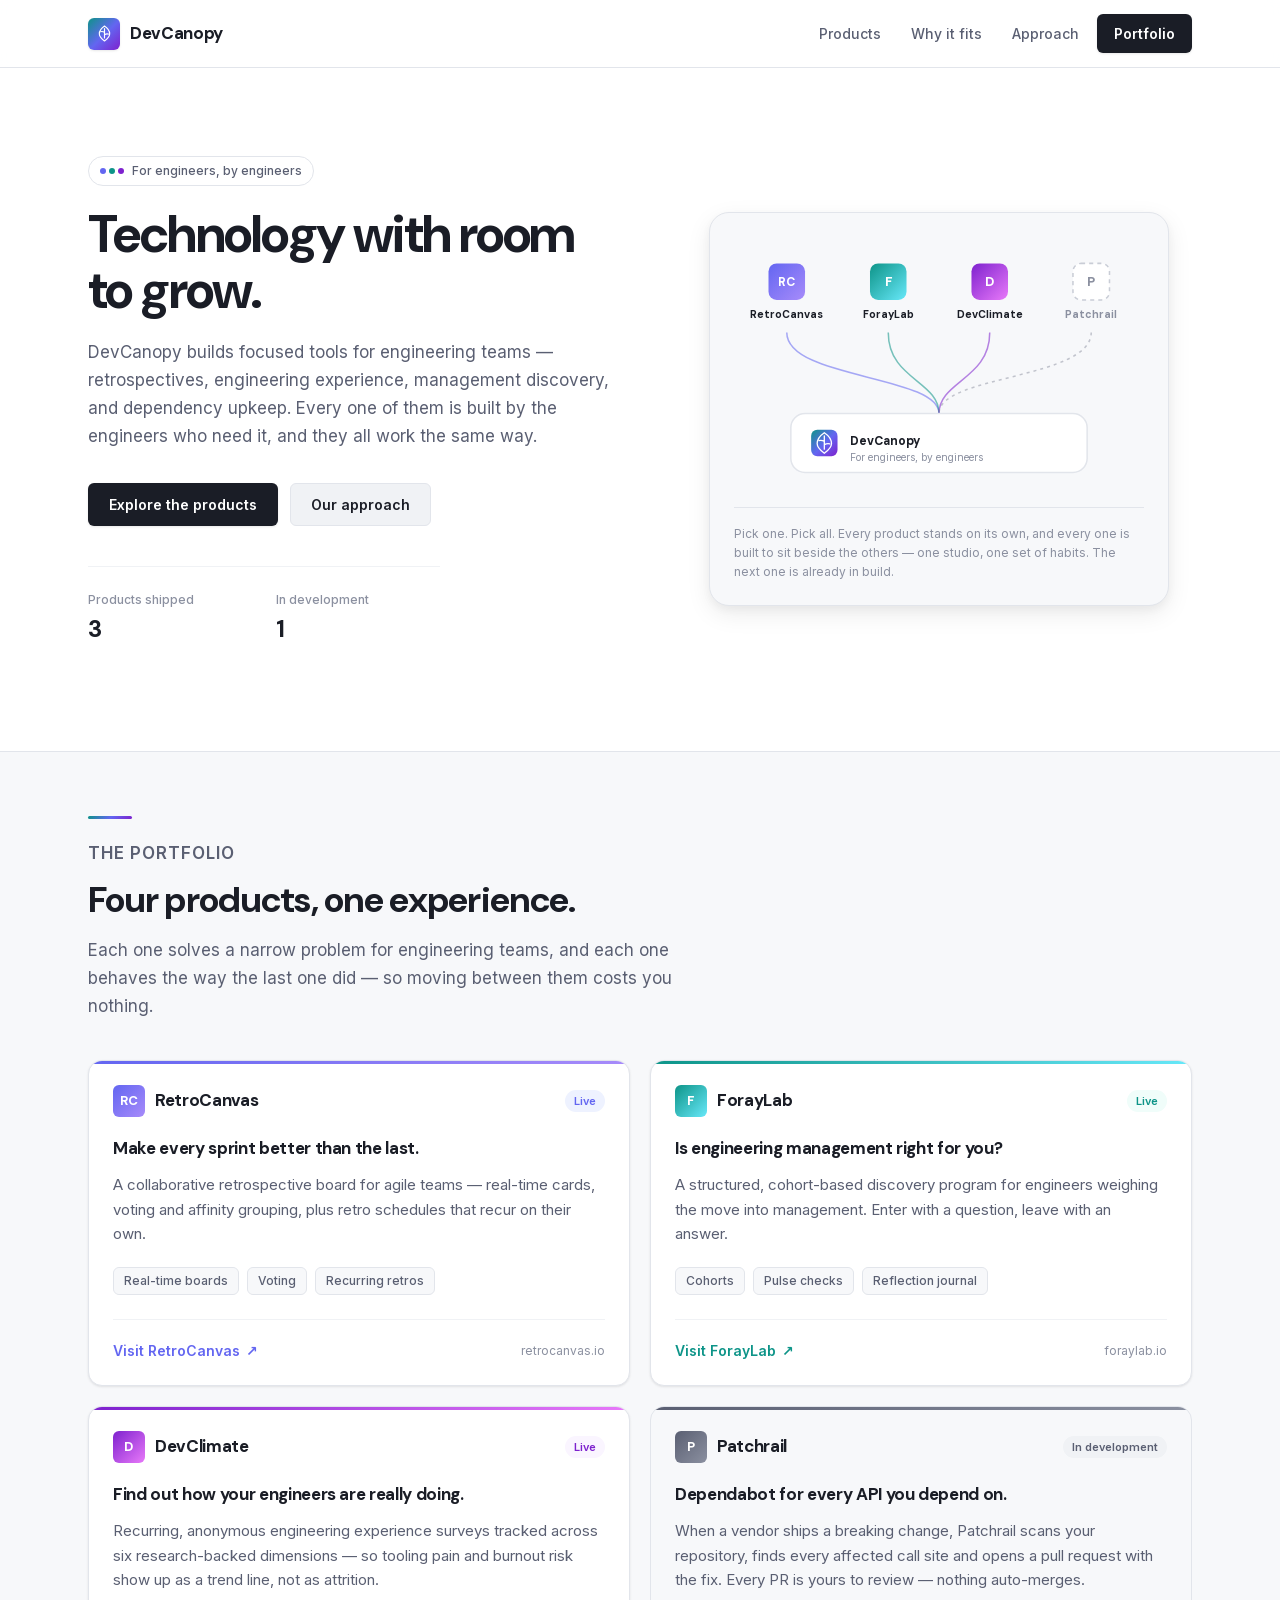
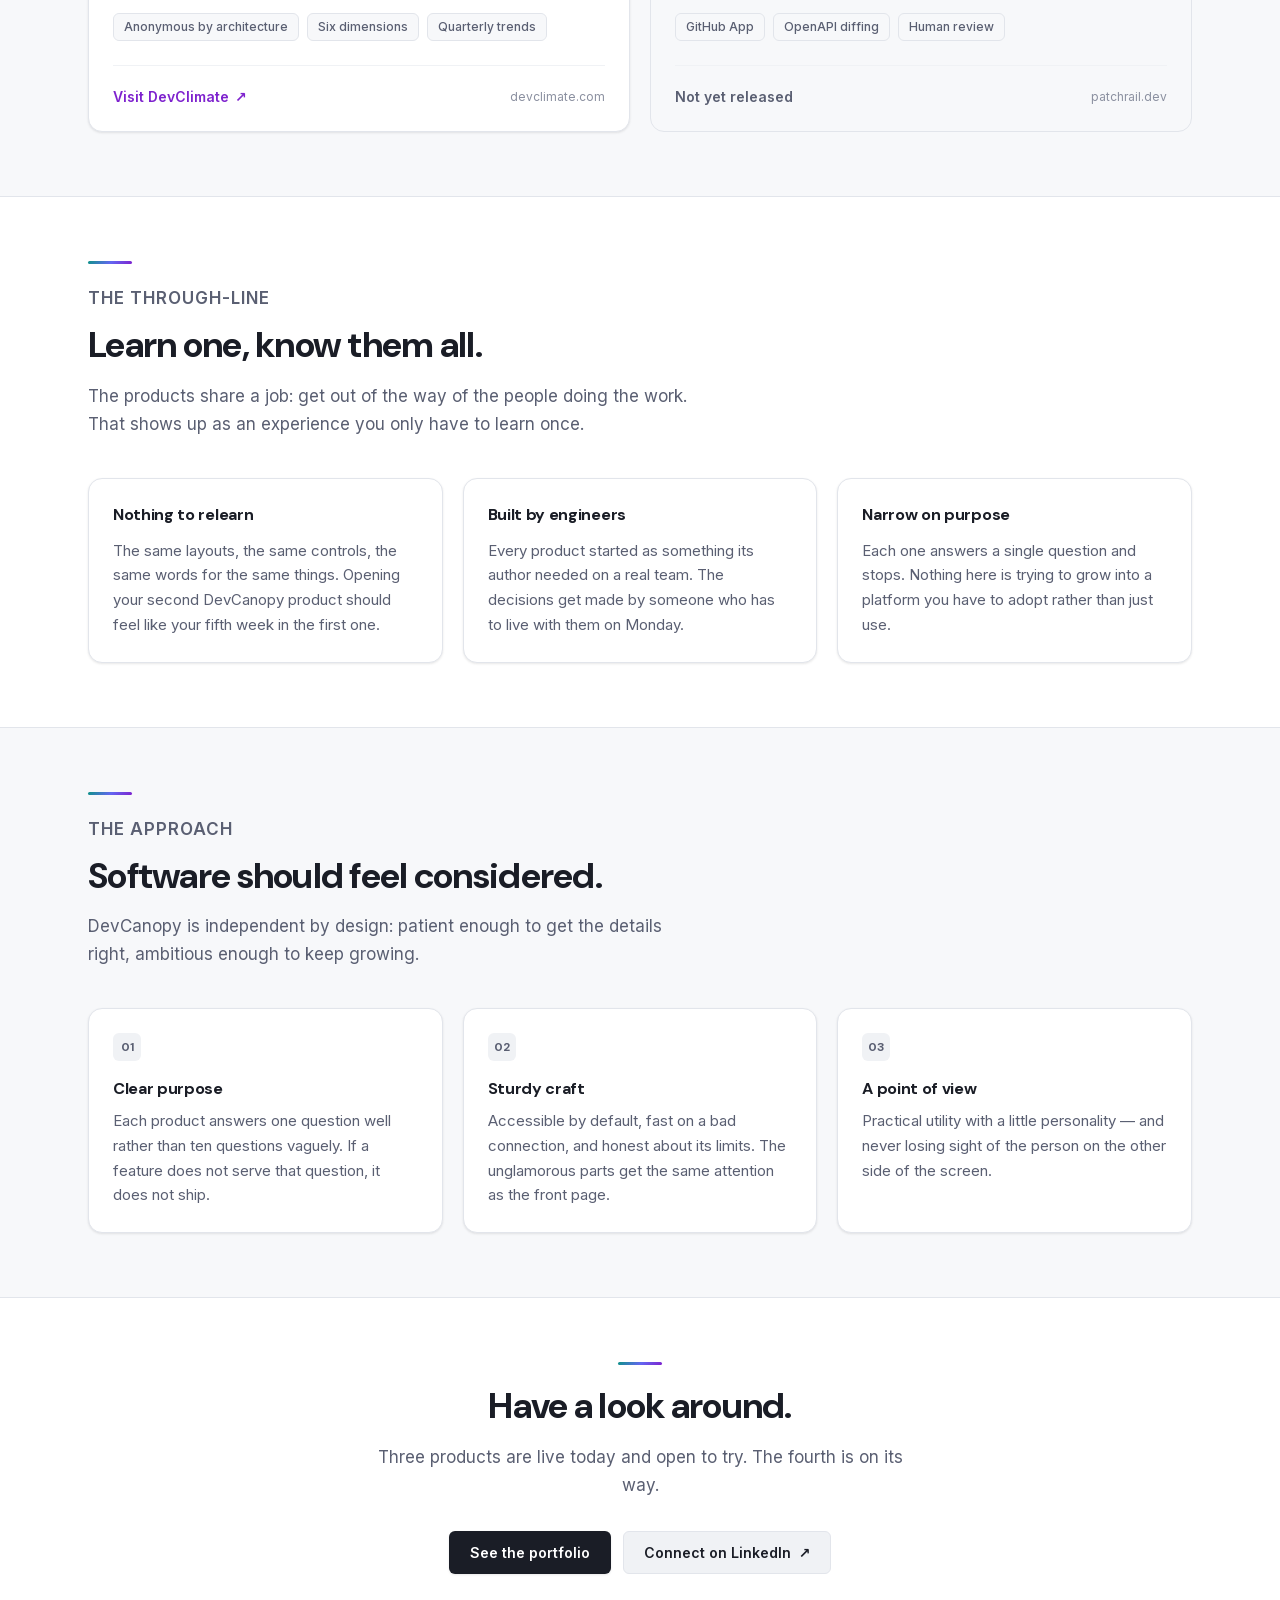
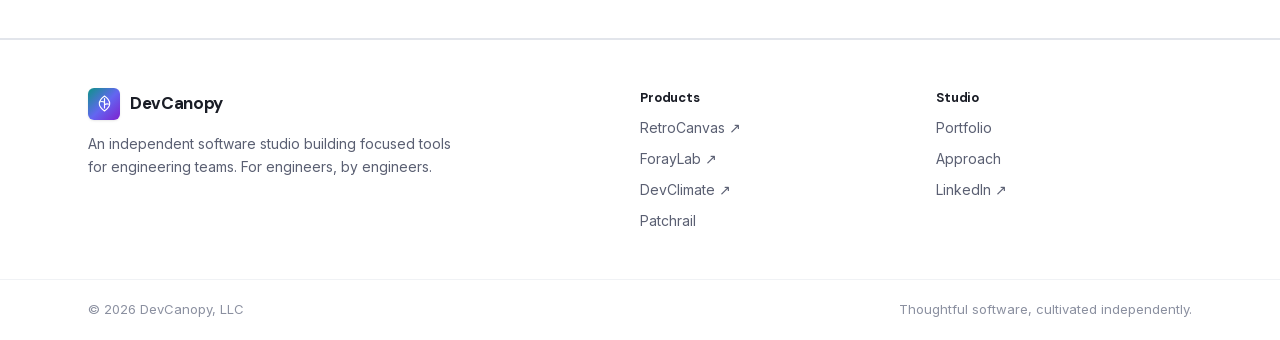
<file: index.html>
<!doctype html>
<html lang="en">
  <head>
    <meta charset="UTF-8" />
    <meta name="viewport" content="width=device-width, initial-scale=1.0" />
    <meta
      name="description"
      content="DevCanopy is an independent software studio building focused tools for engineering teams: RetroCanvas, ForayLab, DevClimate and Patchrail."
    />
    <meta name="robots" content="index,follow,max-image-preview:large" />
    <meta name="theme-color" content="#ffffff" />
    <link rel="canonical" href="https://devcanopy.co/" />
    <link rel="icon" href="/favicon.svg" type="image/svg+xml" />
    <link rel="icon" href="/favicon-32.png" sizes="32x32" type="image/png" />
    <link rel="apple-touch-icon" href="/apple-touch-icon.png" sizes="180x180" />
    <link rel="manifest" href="/site.webmanifest" />

    <!-- The two faces above the fold, preloaded so the wordmark and the
         headline do not reflow. Same files the product sites serve. -->
    <link rel="preload" href="/fonts/dm-sans-latin.woff2" as="font" type="font/woff2" crossorigin />
    <link rel="preload" href="/fonts/inter-latin.woff2" as="font" type="font/woff2" crossorigin />
    <link rel="stylesheet" href="/styles.css" />

    <meta property="og:type" content="website" />
    <meta property="og:site_name" content="DevCanopy" />
    <meta property="og:url" content="https://devcanopy.co/" />
    <meta property="og:title" content="DevCanopy — Independent Software Studio" />
    <meta
      property="og:description"
      content="Focused tools for engineering teams. For engineers, by engineers."
    />
    <meta property="og:image" content="https://devcanopy.co/assets/devcanopy-og.png" />
    <meta property="og:image:secure_url" content="https://devcanopy.co/assets/devcanopy-og.png" />
    <meta property="og:image:type" content="image/png" />
    <meta property="og:image:width" content="1200" />
    <meta property="og:image:height" content="630" />
    <meta property="og:image:alt" content="DevCanopy — technology with room to grow" />
    <meta name="twitter:card" content="summary_large_image" />
    <meta name="twitter:title" content="DevCanopy — Independent Software Studio" />
    <meta
      name="twitter:description"
      content="Focused tools for engineering teams. For engineers, by engineers."
    />
    <meta name="twitter:image" content="https://devcanopy.co/assets/devcanopy-og.png" />
    <meta name="twitter:image:alt" content="DevCanopy — technology with room to grow" />

    <title>DevCanopy — Independent Software Studio</title>
    <script type="application/ld+json">
      {
        "@context": "https://schema.org",
        "@graph": [
          {
            "@type": "Organization",
            "@id": "https://devcanopy.co/#organization",
            "name": "DevCanopy, LLC",
            "alternateName": "DevCanopy",
            "url": "https://devcanopy.co/",
            "description": "DevCanopy is an independent software studio building focused tools for engineering teams.",
            "logo": {
              "@type": "ImageObject",
              "url": "https://devcanopy.co/icon-512.png",
              "width": 512,
              "height": 512
            },
            "sameAs": ["https://linkedin.com/in/jonathanjwatson"]
          },
          {
            "@type": "WebSite",
            "@id": "https://devcanopy.co/#website",
            "url": "https://devcanopy.co/",
            "name": "DevCanopy",
            "description": "Independent software studio building focused tools for engineering teams.",
            "inLanguage": "en-US",
            "publisher": { "@id": "https://devcanopy.co/#organization" }
          },
          {
            "@type": "ItemList",
            "@id": "https://devcanopy.co/#products",
            "name": "DevCanopy products",
            "itemListElement": [
              {
                "@type": "ListItem",
                "position": 1,
                "item": {
                  "@type": "SoftwareApplication",
                  "name": "RetroCanvas",
                  "url": "https://retrocanvas.io/",
                  "applicationCategory": "BusinessApplication",
                  "operatingSystem": "Web",
                  "description": "Collaborative retrospective boards for agile teams, with real-time cards, voting, affinity grouping and recurring retro schedules.",
                  "publisher": { "@id": "https://devcanopy.co/#organization" }
                }
              },
              {
                "@type": "ListItem",
                "position": 2,
                "item": {
                  "@type": "SoftwareApplication",
                  "name": "ForayLab",
                  "url": "https://foraylab.io/",
                  "applicationCategory": "BusinessApplication",
                  "operatingSystem": "Web",
                  "description": "A structured, cohort-based discovery program for engineers exploring the move into management.",
                  "publisher": { "@id": "https://devcanopy.co/#organization" }
                }
              },
              {
                "@type": "ListItem",
                "position": 3,
                "item": {
                  "@type": "SoftwareApplication",
                  "name": "DevClimate",
                  "url": "https://devclimate.com/",
                  "applicationCategory": "BusinessApplication",
                  "operatingSystem": "Web",
                  "description": "Recurring, anonymous engineering experience surveys with longitudinal trend tracking across six research-backed dimensions.",
                  "publisher": { "@id": "https://devcanopy.co/#organization" }
                }
              },
              {
                "@type": "ListItem",
                "position": 4,
                "item": {
                  "@type": "SoftwareApplication",
                  "name": "Patchrail",
                  "applicationCategory": "DeveloperApplication",
                  "operatingSystem": "Web",
                  "description": "A GitHub App that detects breaking third-party API changes, finds the affected call sites and opens a pull request with the fix. In development.",
                  "publisher": { "@id": "https://devcanopy.co/#organization" }
                }
              }
            ]
          }
        ]
      }
    </script>
  </head>
  <body>
    <a class="skip-link" href="#main-content">Skip to content</a>

    <header class="site-header">
      <div class="shell">
        <a class="logo" href="/" aria-label="DevCanopy home">
          <span class="logo-chip" aria-hidden="true">
            <svg viewBox="0 0 32 32">
              <path d="M16 3.5c-4.6 3.1-8.7 7.7-8.7 13.2 0 4.7 3.8 8.2 8.7 11.8 4.9-3.6 8.7-7.1 8.7-11.8C24.7 11.2 20.6 6.6 16 3.5Z" />
              <path d="M16 7.5v16M16 14c-2.5-1.4-4.4-1.6-6.6-1M16 18c2.5-1.4 4.4-1.6 6.6-1" />
            </svg>
          </span>
          <span class="logo-word">DevCanopy</span>
        </a>
        <nav class="site-nav" aria-label="Primary">
          <a class="nav-link nav-desktop" href="#products">Products</a>
          <a class="nav-link nav-desktop" href="#experience">Why it fits</a>
          <a class="nav-link" href="/about/">Approach</a>
          <a class="btn btn-primary btn-sm" href="/portfolio/">Portfolio</a>
        </nav>
      </div>
    </header>

    <main id="main-content">
      <!-- ── Hero ── -->
      <section class="hero" aria-labelledby="hero-heading">
        <div class="shell">
          <div>
            <p class="pill">
              <span class="pill-dots" aria-hidden="true">
                <i style="background: #6366f1"></i>
                <i style="background: #0d9488"></i>
                <i style="background: #7e22ce"></i>
              </span>
              For engineers, by engineers
            </p>
            <h1 id="hero-heading">Technology with room<br />to grow.</h1>
            <p class="hero-sub">
              DevCanopy builds focused tools for engineering teams — retrospectives, engineering
              experience, management discovery, and dependency upkeep. Every one of them is built
              by the engineers who need it, and they all work the same way.
            </p>
            <div class="hero-actions">
              <a class="btn btn-primary" href="#products">Explore the products</a>
              <a class="btn btn-secondary" href="/about/">Our approach</a>
            </div>
            <dl class="hero-stats">
              <div>
                <dt>Products shipped</dt>
                <dd>3</dd>
              </div>
              <div>
                <dt>In development</dt>
                <dd>1</dd>
              </div>
            </dl>
          </div>

          <!-- The suite, drawn. Each leaf carries the real brand colour of
               the site it stands for, so this doubles as the colour key for
               the cards below. -->
          <div class="canopy">
            <svg viewBox="0 0 404 250" role="img" aria-labelledby="canopy-title canopy-desc">
              <title id="canopy-title">The DevCanopy suite</title>
              <desc id="canopy-desc">
                RetroCanvas, ForayLab and DevClimate are shipped, and Patchrail is in development.
                All four are built by the same studio and work the same way.
              </desc>
              <defs>
                <linearGradient id="chipRetro" x1="0" y1="0" x2="1" y2="1">
                  <stop offset="0" stop-color="#6366f1" />
                  <stop offset="1" stop-color="#a78bfa" />
                </linearGradient>
                <linearGradient id="chipForay" x1="0" y1="0" x2="1" y2="1">
                  <stop offset="0" stop-color="#0d9488" />
                  <stop offset="1" stop-color="#67e8f9" />
                </linearGradient>
                <linearGradient id="chipClimate" x1="0" y1="0" x2="1" y2="1">
                  <stop offset="0" stop-color="#7e22ce" />
                  <stop offset="1" stop-color="#e879f9" />
                </linearGradient>
                <linearGradient id="chipCanopy" x1="0" y1="0" x2="1" y2="1">
                  <stop offset="0" stop-color="#0d9488" />
                  <stop offset="0.52" stop-color="#6366f1" />
                  <stop offset="1" stop-color="#7e22ce" />
                </linearGradient>
              </defs>

              <!-- Branches, drawn first so the chips sit over them. -->
              <g fill="none" stroke-width="1.5">
                <path d="M52 94 C52 140 202 136 202 174" stroke="#6366f1" opacity=".55" />
                <path d="M152 94 C152 140 202 142 202 174" stroke="#0d9488" opacity=".55" />
                <path d="M252 94 C252 140 202 142 202 174" stroke="#7e22ce" opacity=".55" />
                <path d="M352 94 C352 140 202 136 202 174" stroke="#8b90a0" opacity=".5" stroke-dasharray="3 4" />
              </g>

              <!-- RetroCanvas -->
              <rect x="34" y="26" width="36" height="36" rx="8" fill="url(#chipRetro)" />
              <text x="52" y="44" text-anchor="middle" dominant-baseline="central"
                    font-family="DM Sans, system-ui, sans-serif" font-size="12" font-weight="700" fill="#fff">RC</text>
              <text x="52" y="80" text-anchor="middle"
                    font-family="DM Sans, system-ui, sans-serif" font-size="10.5" font-weight="700" fill="#1a1d26">RetroCanvas</text>

              <!-- ForayLab -->
              <rect x="134" y="26" width="36" height="36" rx="8" fill="url(#chipForay)" />
              <text x="152" y="44" text-anchor="middle" dominant-baseline="central"
                    font-family="DM Sans, system-ui, sans-serif" font-size="13" font-weight="700" fill="#fff">F</text>
              <text x="152" y="80" text-anchor="middle"
                    font-family="DM Sans, system-ui, sans-serif" font-size="10.5" font-weight="700" fill="#1a1d26">ForayLab</text>

              <!-- DevClimate -->
              <rect x="234" y="26" width="36" height="36" rx="8" fill="url(#chipClimate)" />
              <text x="252" y="44" text-anchor="middle" dominant-baseline="central"
                    font-family="DM Sans, system-ui, sans-serif" font-size="13" font-weight="700" fill="#fff">D</text>
              <text x="252" y="80" text-anchor="middle"
                    font-family="DM Sans, system-ui, sans-serif" font-size="10.5" font-weight="700" fill="#1a1d26">DevClimate</text>

              <!-- Patchrail — outlined, not filled: it has not shipped. -->
              <rect x="334" y="26" width="36" height="36" rx="8" fill="#fff" stroke="#c9cdd6" stroke-width="1.5" stroke-dasharray="4 4" />
              <text x="352" y="44" text-anchor="middle" dominant-baseline="central"
                    font-family="DM Sans, system-ui, sans-serif" font-size="13" font-weight="700" fill="#8b90a0">P</text>
              <text x="352" y="80" text-anchor="middle"
                    font-family="DM Sans, system-ui, sans-serif" font-size="10.5" font-weight="700" fill="#8b90a0">Patchrail</text>

              <!-- The shared root -->
              <rect x="56" y="174" width="292" height="58" rx="14" fill="#fff" stroke="#e2e5eb" stroke-width="1.5" />
              <rect x="76" y="190" width="26" height="26" rx="6" fill="url(#chipCanopy)" />
              <g fill="none" stroke="#fff" stroke-width="1.6" stroke-linecap="round" stroke-linejoin="round"
                 transform="translate(76 190) scale(0.8125)">
                <path d="M16 3.5c-4.6 3.1-8.7 7.7-8.7 13.2 0 4.7 3.8 8.2 8.7 11.8 4.9-3.6 8.7-7.1 8.7-11.8C24.7 11.2 20.6 6.6 16 3.5Z" />
                <path d="M16 7.5v16M16 14c-2.5-1.4-4.4-1.6-6.6-1M16 18c2.5-1.4 4.4-1.6 6.6-1" />
              </g>
              <text x="114" y="196" dominant-baseline="hanging"
                    font-family="DM Sans, system-ui, sans-serif" font-size="12" font-weight="700" fill="#1a1d26">DevCanopy</text>
              <text x="114" y="213" dominant-baseline="hanging"
                    font-family="Inter, system-ui, sans-serif" font-size="10" fill="#8b90a0">For engineers, by engineers</text>
            </svg>

            <p class="canopy-caption">
              Pick one. Pick all. Every product stands on its own, and every one is built to sit
              beside the others — one studio, one set of habits. The next one is already in build.
            </p>
          </div>
        </div>
      </section>

      <!-- ── Products ── -->
      <section class="section section-bg" id="products" aria-labelledby="products-heading">
        <div class="shell">
          <div class="section-head">
            <div class="section-rule" aria-hidden="true"></div>
            <p class="eyebrow">The portfolio</p>
            <h2 id="products-heading">Four products, one experience.</h2>
            <p>
              Each one solves a narrow problem for engineering teams, and each one behaves the way
              the last one did — so moving between them costs you nothing.
            </p>
          </div>

          <div class="product-grid">
            <article class="product-card card-retro">
              <div class="product-card-head">
                <span class="product-mark">
                  <span class="product-chip" aria-hidden="true">RC</span>
                  <span class="product-name">RetroCanvas</span>
                </span>
                <span class="product-tag">Live</span>
              </div>
              <h3>Make every sprint better than the last.</h3>
              <p>
                A collaborative retrospective board for agile teams — real-time cards, voting and
                affinity grouping, plus retro schedules that recur on their own.
              </p>
              <div class="product-meta">
                <span>Real-time boards</span>
                <span>Voting</span>
                <span>Recurring retros</span>
              </div>
              <div class="product-foot">
                <a class="product-link" href="https://retrocanvas.io/" target="_blank" rel="noreferrer">
                  Visit RetroCanvas <span class="arrow" aria-hidden="true">↗</span>
                </a>
                <span class="product-host">retrocanvas.io</span>
              </div>
            </article>

            <article class="product-card card-foray">
              <div class="product-card-head">
                <span class="product-mark">
                  <span class="product-chip" aria-hidden="true">F</span>
                  <span class="product-name">ForayLab</span>
                </span>
                <span class="product-tag">Live</span>
              </div>
              <h3>Is engineering management right for you?</h3>
              <p>
                A structured, cohort-based discovery program for engineers weighing the move into
                management. Enter with a question, leave with an answer.
              </p>
              <div class="product-meta">
                <span>Cohorts</span>
                <span>Pulse checks</span>
                <span>Reflection journal</span>
              </div>
              <div class="product-foot">
                <a class="product-link" href="https://foraylab.io/" target="_blank" rel="noreferrer">
                  Visit ForayLab <span class="arrow" aria-hidden="true">↗</span>
                </a>
                <span class="product-host">foraylab.io</span>
              </div>
            </article>

            <article class="product-card card-climate">
              <div class="product-card-head">
                <span class="product-mark">
                  <span class="product-chip" aria-hidden="true">D</span>
                  <span class="product-name">DevClimate</span>
                </span>
                <span class="product-tag">Live</span>
              </div>
              <h3>Find out how your engineers are really doing.</h3>
              <p>
                Recurring, anonymous engineering experience surveys tracked across six
                research-backed dimensions — so tooling pain and burnout risk show up as a trend
                line, not as attrition.
              </p>
              <div class="product-meta">
                <span>Anonymous by architecture</span>
                <span>Six dimensions</span>
                <span>Quarterly trends</span>
              </div>
              <div class="product-foot">
                <a class="product-link" href="https://devclimate.com/" target="_blank" rel="noreferrer">
                  Visit DevClimate <span class="arrow" aria-hidden="true">↗</span>
                </a>
                <span class="product-host">devclimate.com</span>
              </div>
            </article>

            <article class="product-card card-patchrail">
              <div class="product-card-head">
                <span class="product-mark">
                  <span class="product-chip" aria-hidden="true">P</span>
                  <span class="product-name">Patchrail</span>
                </span>
                <span class="product-tag">In development</span>
              </div>
              <h3>Dependabot for every API you depend on.</h3>
              <p>
                When a vendor ships a breaking change, Patchrail scans your repository, finds every
                affected call site and opens a pull request with the fix. Every PR is yours to
                review — nothing auto-merges.
              </p>
              <div class="product-meta">
                <span>GitHub App</span>
                <span>OpenAPI diffing</span>
                <span>Human review</span>
              </div>
              <div class="product-foot">
                <span class="product-link" aria-hidden="true">Not yet released</span>
                <span class="product-host">patchrail.dev</span>
              </div>
            </article>
          </div>
        </div>
      </section>

      <!-- ── Why it fits together ── -->
      <section class="section section-surface" id="experience" aria-labelledby="experience-heading">
        <div class="shell">
          <div class="section-head">
            <div class="section-rule" aria-hidden="true"></div>
            <p class="eyebrow">The through-line</p>
            <h2 id="experience-heading">Learn one, know them all.</h2>
            <p>
              The products share a job: get out of the way of the people doing the work. That shows
              up as an experience you only have to learn once.
            </p>
          </div>

          <div class="value-grid">
            <article class="value-card">
              <h3>Nothing to relearn</h3>
              <p>
                The same layouts, the same controls, the same words for the same things. Opening
                your second DevCanopy product should feel like your fifth week in the first one.
              </p>
            </article>

            <article class="value-card">
              <h3>Built by engineers</h3>
              <p>
                Every product started as something its author needed on a real team. The decisions
                get made by someone who has to live with them on Monday.
              </p>
            </article>

            <article class="value-card">
              <h3>Narrow on purpose</h3>
              <p>
                Each one answers a single question and stops. Nothing here is trying to grow into a
                platform you have to adopt rather than just use.
              </p>
            </article>
          </div>
        </div>
      </section>

      <!-- ── Approach ── -->
      <section class="section section-bg" id="approach" aria-labelledby="approach-heading">
        <div class="shell">
          <div class="section-head">
            <div class="section-rule" aria-hidden="true"></div>
            <p class="eyebrow">The approach</p>
            <h2 id="approach-heading">Software should feel considered.</h2>
            <p>
              DevCanopy is independent by design: patient enough to get the details right, ambitious
              enough to keep growing.
            </p>
          </div>

          <div class="principle-grid">
            <article class="principle">
              <span class="principle-num" aria-hidden="true">01</span>
              <h3>Clear purpose</h3>
              <p>
                Each product answers one question well rather than ten questions vaguely. If a
                feature does not serve that question, it does not ship.
              </p>
            </article>
            <article class="principle">
              <span class="principle-num" aria-hidden="true">02</span>
              <h3>Sturdy craft</h3>
              <p>
                Accessible by default, fast on a bad connection, and honest about its limits.
                The unglamorous parts get the same attention as the front page.
              </p>
            </article>
            <article class="principle">
              <span class="principle-num" aria-hidden="true">03</span>
              <h3>A point of view</h3>
              <p>
                Practical utility with a little personality — and never losing sight of the person
                on the other side of the screen.
              </p>
            </article>
          </div>
        </div>
      </section>

      <!-- ── Closing ── -->
      <section class="section section-surface cta" aria-labelledby="cta-heading">
        <div class="shell">
          <div class="section-rule" aria-hidden="true"></div>
          <h2 id="cta-heading">Have a look around.</h2>
          <p>
            Three products are live today and open to try. The fourth is on its way.
          </p>
          <div class="hero-actions">
            <a class="btn btn-primary" href="/portfolio/">See the portfolio</a>
            <a class="btn btn-secondary" href="https://linkedin.com/in/jonathanjwatson" target="_blank" rel="noreferrer">
              Connect on LinkedIn <span aria-hidden="true">↗</span>
            </a>
          </div>
        </div>
      </section>
    </main>

    <footer class="site-footer">
      <div class="shell footer-grid">
        <div class="footer-brand">
          <a class="logo" href="/" aria-label="DevCanopy home">
            <span class="logo-chip" aria-hidden="true">
              <svg viewBox="0 0 32 32">
                <path d="M16 3.5c-4.6 3.1-8.7 7.7-8.7 13.2 0 4.7 3.8 8.2 8.7 11.8 4.9-3.6 8.7-7.1 8.7-11.8C24.7 11.2 20.6 6.6 16 3.5Z" />
                <path d="M16 7.5v16M16 14c-2.5-1.4-4.4-1.6-6.6-1M16 18c2.5-1.4 4.4-1.6 6.6-1" />
              </svg>
            </span>
            <span class="logo-word">DevCanopy</span>
          </a>
          <p class="footer-blurb">
            An independent software studio building focused tools for engineering teams.
            For engineers, by engineers.
          </p>
        </div>

        <div class="footer-col">
          <h4>Products</h4>
          <a class="to-retro" href="https://retrocanvas.io/" target="_blank" rel="noreferrer">RetroCanvas ↗</a>
          <a class="to-foray" href="https://foraylab.io/" target="_blank" rel="noreferrer">ForayLab ↗</a>
          <a class="to-climate" href="https://devclimate.com/" target="_blank" rel="noreferrer">DevClimate ↗</a>
          <a href="/portfolio/">Patchrail</a>
        </div>

        <div class="footer-col">
          <h4>Studio</h4>
          <a href="/portfolio/">Portfolio</a>
          <a href="/about/">Approach</a>
          <a href="https://linkedin.com/in/jonathanjwatson" target="_blank" rel="noreferrer">LinkedIn ↗</a>
        </div>
      </div>

      <div class="footer-bar">
        <div class="shell">
          <span>© <span id="current-year">2026</span> DevCanopy, LLC</span>
          <span>Thoughtful software, cultivated independently.</span>
        </div>
      </div>
    </footer>

    <script>
      document.getElementById('current-year').textContent = new Date().getFullYear();
    </script>
  </body>
</html>
</file>
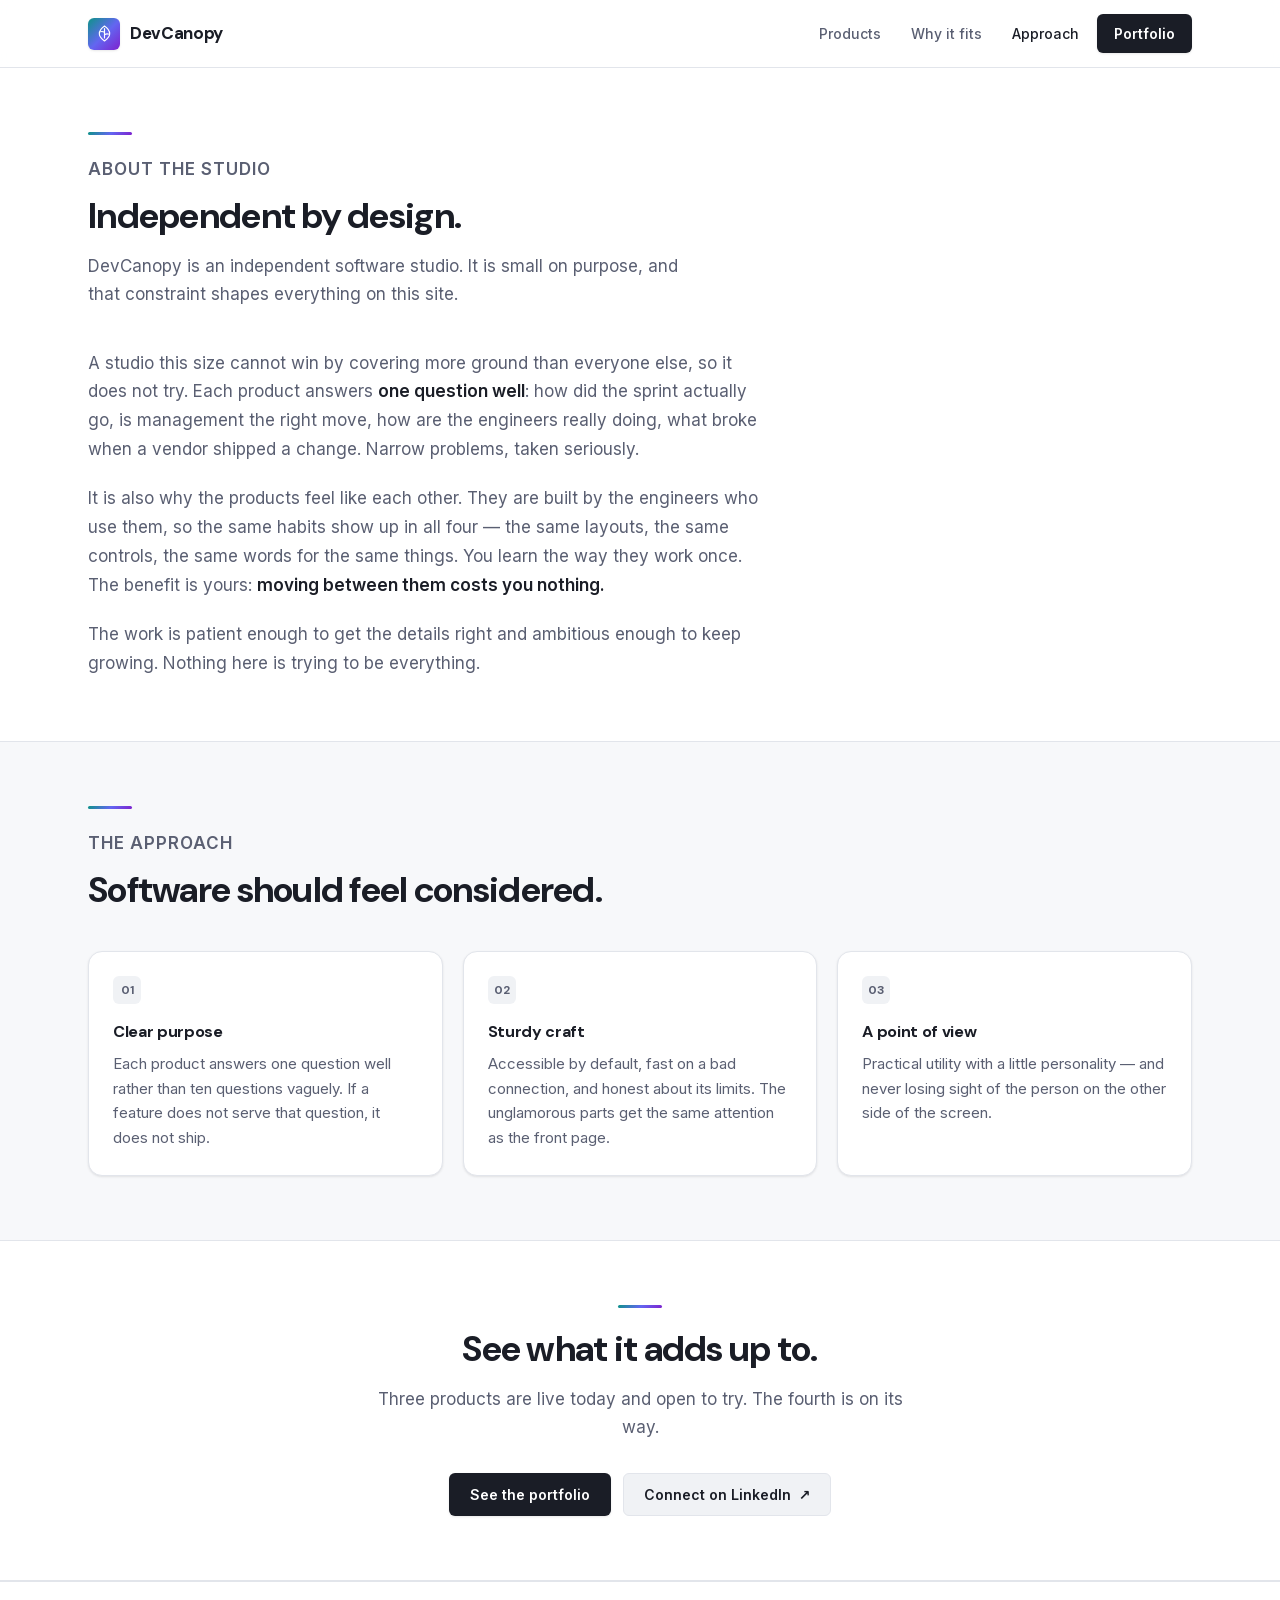
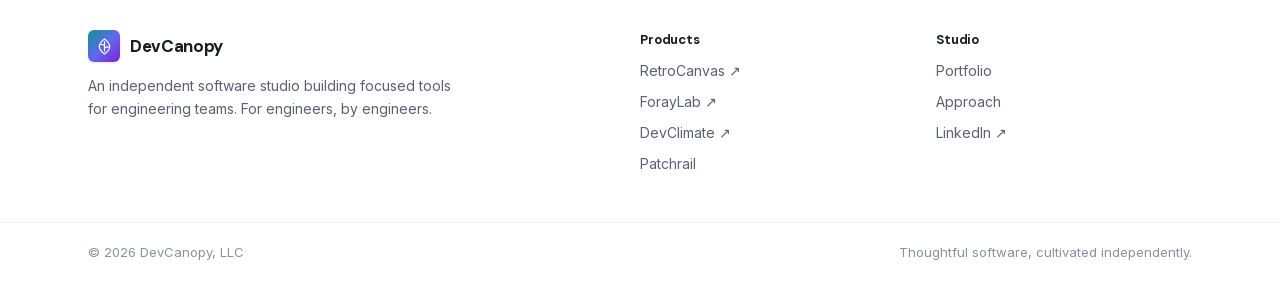
<file: about/index.html>
<!doctype html>
<html lang="en">
  <head>
    <meta charset="UTF-8" />
    <meta name="viewport" content="width=device-width, initial-scale=1.0" />
    <meta
      name="description"
      content="How DevCanopy approaches independent software: clear purpose, sturdy craft, a point of view. For engineers, by engineers."
    />
    <meta name="robots" content="index,follow,max-image-preview:large" />
    <meta name="theme-color" content="#ffffff" />
    <link rel="canonical" href="https://devcanopy.co/about/" />
    <link rel="icon" href="/favicon.svg" type="image/svg+xml" />
    <link rel="icon" href="/favicon-32.png" sizes="32x32" type="image/png" />
    <link rel="apple-touch-icon" href="/apple-touch-icon.png" sizes="180x180" />
    <link rel="manifest" href="/site.webmanifest" />
    <link rel="preload" href="/fonts/dm-sans-latin.woff2" as="font" type="font/woff2" crossorigin />
    <link rel="preload" href="/fonts/inter-latin.woff2" as="font" type="font/woff2" crossorigin />
    <link rel="stylesheet" href="/styles.css" />

    <meta property="og:type" content="website" />
    <meta property="og:site_name" content="DevCanopy" />
    <meta property="og:url" content="https://devcanopy.co/about/" />
    <meta property="og:title" content="Approach — DevCanopy" />
    <meta property="og:description" content="Clear purpose, sturdy craft, and a point of view." />
    <meta property="og:image" content="https://devcanopy.co/assets/devcanopy-og.png" />
    <meta property="og:image:secure_url" content="https://devcanopy.co/assets/devcanopy-og.png" />
    <meta property="og:image:type" content="image/png" />
    <meta property="og:image:width" content="1200" />
    <meta property="og:image:height" content="630" />
    <meta property="og:image:alt" content="DevCanopy — technology with room to grow" />
    <meta name="twitter:card" content="summary_large_image" />
    <meta name="twitter:title" content="Approach — DevCanopy" />
    <meta name="twitter:description" content="Clear purpose, sturdy craft, and a point of view." />
    <meta name="twitter:image" content="https://devcanopy.co/assets/devcanopy-og.png" />
    <meta name="twitter:image:alt" content="DevCanopy — technology with room to grow" />

    <title>Approach — DevCanopy</title>
    <script type="application/ld+json">
      {
        "@context": "https://schema.org",
        "@type": "AboutPage",
        "@id": "https://devcanopy.co/about/#webpage",
        "url": "https://devcanopy.co/about/",
        "name": "Approach — DevCanopy",
        "description": "How DevCanopy approaches independent software: clear purpose, sturdy craft, a point of view.",
        "inLanguage": "en-US",
        "isPartOf": { "@id": "https://devcanopy.co/#website" },
        "about": { "@id": "https://devcanopy.co/#organization" }
      }
    </script>
  </head>
  <body>
    <a class="skip-link" href="#main-content">Skip to content</a>

    <header class="site-header">
      <div class="shell">
        <a class="logo" href="/" aria-label="DevCanopy home">
          <span class="logo-chip" aria-hidden="true">
            <svg viewBox="0 0 32 32">
              <path d="M16 3.5c-4.6 3.1-8.7 7.7-8.7 13.2 0 4.7 3.8 8.2 8.7 11.8 4.9-3.6 8.7-7.1 8.7-11.8C24.7 11.2 20.6 6.6 16 3.5Z" />
              <path d="M16 7.5v16M16 14c-2.5-1.4-4.4-1.6-6.6-1M16 18c2.5-1.4 4.4-1.6 6.6-1" />
            </svg>
          </span>
          <span class="logo-word">DevCanopy</span>
        </a>
        <nav class="site-nav" aria-label="Primary">
          <a class="nav-link nav-desktop" href="/#products">Products</a>
          <a class="nav-link nav-desktop" href="/#experience">Why it fits</a>
          <a class="nav-link" href="/about/" aria-current="page">Approach</a>
          <a class="btn btn-primary btn-sm" href="/portfolio/">Portfolio</a>
        </nav>
      </div>
    </header>

    <main id="main-content">
      <section class="section section-surface" aria-labelledby="page-heading">
        <div class="shell">
          <div class="section-head">
            <div class="section-rule" aria-hidden="true"></div>
            <p class="eyebrow">About the studio</p>
            <h2 id="page-heading">Independent by design.</h2>
            <p>
              DevCanopy is an independent software studio. It is small on purpose, and that
              constraint shapes everything on this site.
            </p>
          </div>

          <div class="prose">
            <p>
              A studio this size cannot win by covering more ground than everyone else, so it does
              not try. Each product answers <strong>one question well</strong>: how did the sprint
              actually go, is management the right move, how are the engineers really doing, what
              broke when a vendor shipped a change. Narrow problems, taken seriously.
            </p>
            <p>
              It is also why the products feel like each other. They are built by the engineers who
              use them, so the same habits show up in all four — the same layouts, the same
              controls, the same words for the same things. You learn the way they work once. The
              benefit is yours: <strong>moving between them costs you nothing.</strong>
            </p>
            <p>
              The work is patient enough to get the details right and ambitious enough to keep
              growing. Nothing here is trying to be everything.
            </p>
          </div>
        </div>
      </section>

      <section class="section section-bg" aria-labelledby="principles-heading">
        <div class="shell">
          <div class="section-head">
            <div class="section-rule" aria-hidden="true"></div>
            <p class="eyebrow">The approach</p>
            <h2 id="principles-heading">Software should feel considered.</h2>
          </div>

          <div class="principle-grid">
            <article class="principle">
              <span class="principle-num" aria-hidden="true">01</span>
              <h3>Clear purpose</h3>
              <p>
                Each product answers one question well rather than ten questions vaguely. If a
                feature does not serve that question, it does not ship.
              </p>
            </article>
            <article class="principle">
              <span class="principle-num" aria-hidden="true">02</span>
              <h3>Sturdy craft</h3>
              <p>
                Accessible by default, fast on a bad connection, and honest about its limits. The
                unglamorous parts get the same attention as the front page.
              </p>
            </article>
            <article class="principle">
              <span class="principle-num" aria-hidden="true">03</span>
              <h3>A point of view</h3>
              <p>
                Practical utility with a little personality — and never losing sight of the person
                on the other side of the screen.
              </p>
            </article>
          </div>
        </div>
      </section>

      <section class="section section-surface cta" aria-labelledby="cta-heading">
        <div class="shell">
          <div class="section-rule" aria-hidden="true"></div>
          <h2 id="cta-heading">See what it adds up to.</h2>
          <p>Three products are live today and open to try. The fourth is on its way.</p>
          <div class="hero-actions">
            <a class="btn btn-primary" href="/portfolio/">See the portfolio</a>
            <a class="btn btn-secondary" href="https://linkedin.com/in/jonathanjwatson" target="_blank" rel="noreferrer">
              Connect on LinkedIn <span aria-hidden="true">↗</span>
            </a>
          </div>
        </div>
      </section>
    </main>

    <footer class="site-footer">
      <div class="shell footer-grid">
        <div class="footer-brand">
          <a class="logo" href="/" aria-label="DevCanopy home">
            <span class="logo-chip" aria-hidden="true">
              <svg viewBox="0 0 32 32">
                <path d="M16 3.5c-4.6 3.1-8.7 7.7-8.7 13.2 0 4.7 3.8 8.2 8.7 11.8 4.9-3.6 8.7-7.1 8.7-11.8C24.7 11.2 20.6 6.6 16 3.5Z" />
                <path d="M16 7.5v16M16 14c-2.5-1.4-4.4-1.6-6.6-1M16 18c2.5-1.4 4.4-1.6 6.6-1" />
              </svg>
            </span>
            <span class="logo-word">DevCanopy</span>
          </a>
          <p class="footer-blurb">
            An independent software studio building focused tools for engineering teams.
            For engineers, by engineers.
          </p>
        </div>

        <div class="footer-col">
          <h4>Products</h4>
          <a class="to-retro" href="https://retrocanvas.io/" target="_blank" rel="noreferrer">RetroCanvas ↗</a>
          <a class="to-foray" href="https://foraylab.io/" target="_blank" rel="noreferrer">ForayLab ↗</a>
          <a class="to-climate" href="https://devclimate.com/" target="_blank" rel="noreferrer">DevClimate ↗</a>
          <a href="/portfolio/">Patchrail</a>
        </div>

        <div class="footer-col">
          <h4>Studio</h4>
          <a href="/portfolio/">Portfolio</a>
          <a href="/about/">Approach</a>
          <a href="https://linkedin.com/in/jonathanjwatson" target="_blank" rel="noreferrer">LinkedIn ↗</a>
        </div>
      </div>

      <div class="footer-bar">
        <div class="shell">
          <span>© <span id="current-year">2026</span> DevCanopy, LLC</span>
          <span>Thoughtful software, cultivated independently.</span>
        </div>
      </div>
    </footer>

    <script>
      document.getElementById('current-year').textContent = new Date().getFullYear();
    </script>
  </body>
</html>
</file>
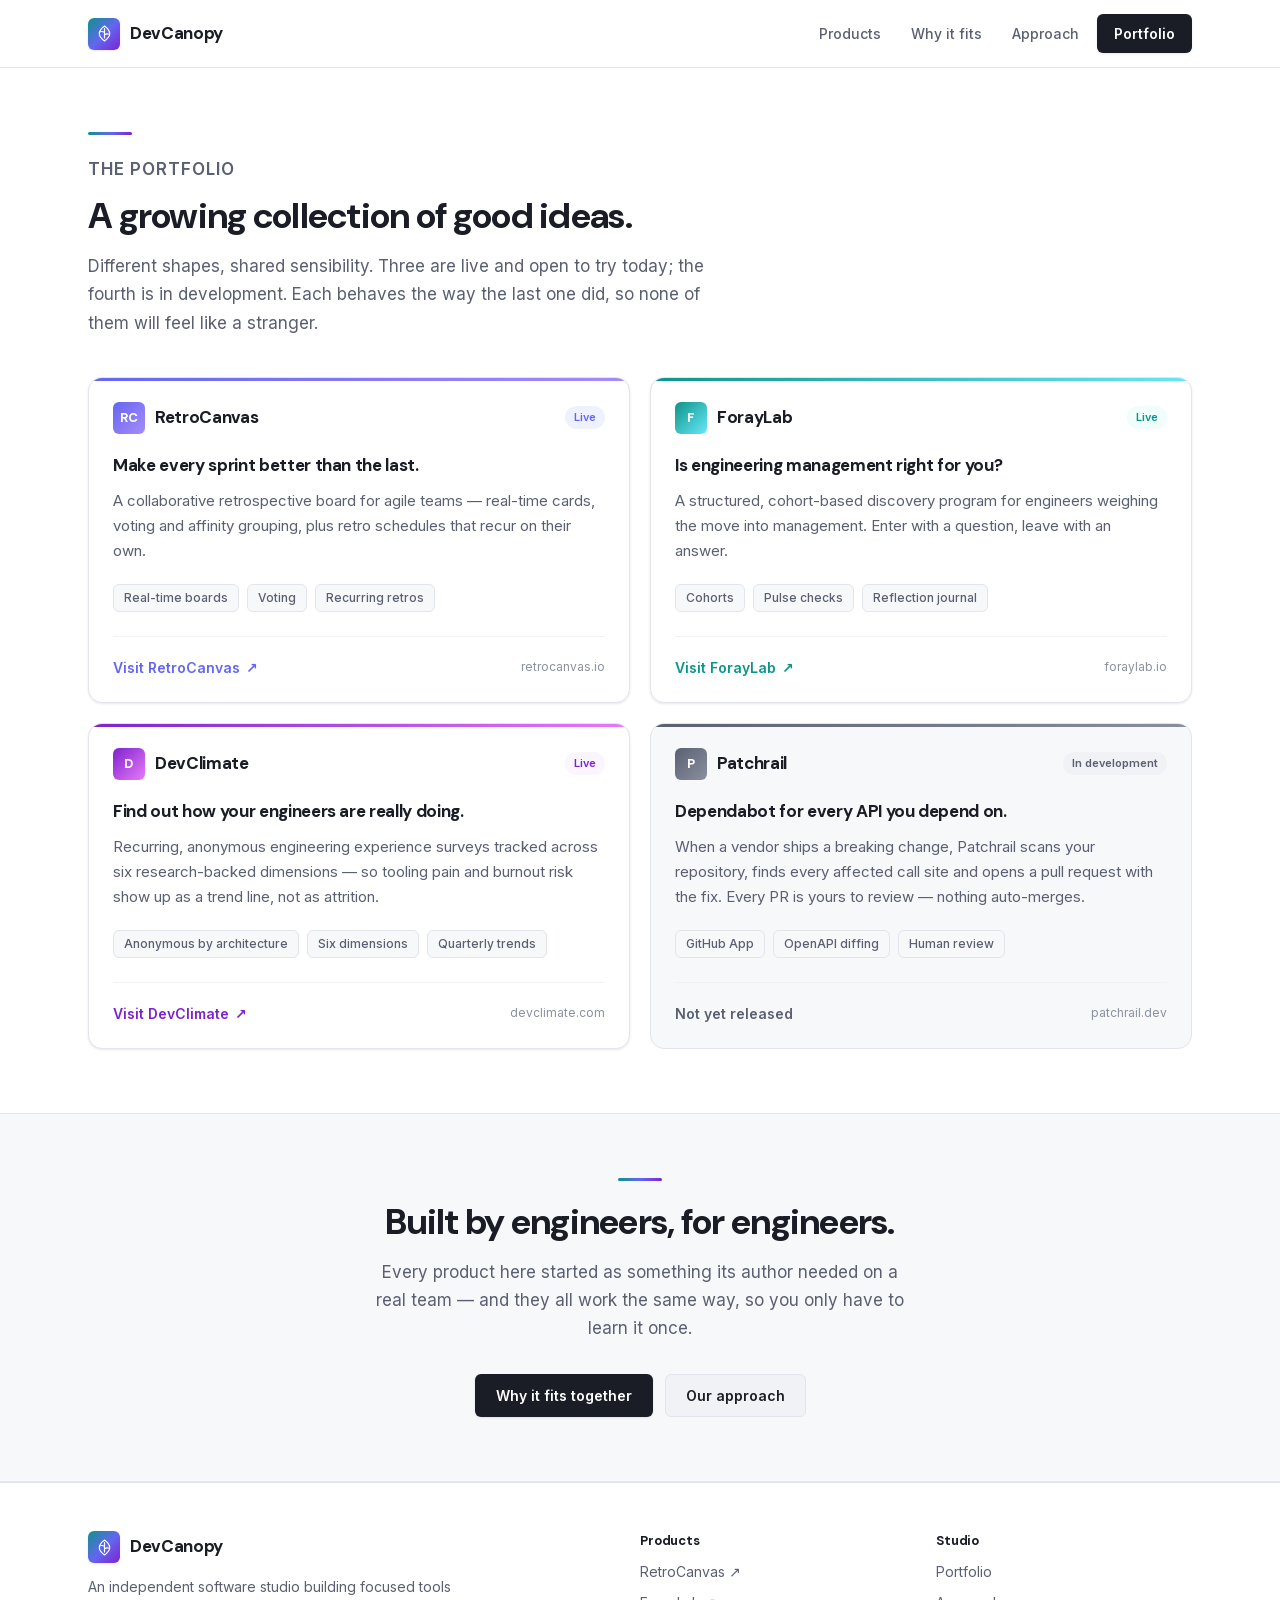
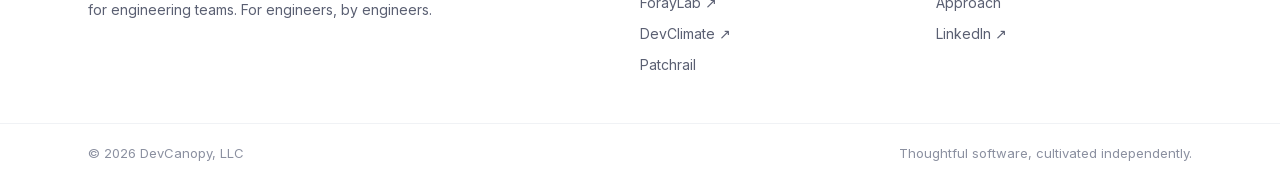
<file: portfolio/index.html>
<!doctype html>
<html lang="en">
  <head>
    <meta charset="UTF-8" />
    <meta name="viewport" content="width=device-width, initial-scale=1.0" />
    <meta
      name="description"
      content="The DevCanopy portfolio: RetroCanvas, ForayLab and DevClimate are live, with Patchrail in development. Focused tools for engineering teams."
    />
    <meta name="robots" content="index,follow,max-image-preview:large" />
    <meta name="theme-color" content="#ffffff" />
    <link rel="canonical" href="https://devcanopy.co/portfolio/" />
    <link rel="icon" href="/favicon.svg" type="image/svg+xml" />
    <link rel="icon" href="/favicon-32.png" sizes="32x32" type="image/png" />
    <link rel="apple-touch-icon" href="/apple-touch-icon.png" sizes="180x180" />
    <link rel="manifest" href="/site.webmanifest" />
    <link rel="preload" href="/fonts/dm-sans-latin.woff2" as="font" type="font/woff2" crossorigin />
    <link rel="preload" href="/fonts/inter-latin.woff2" as="font" type="font/woff2" crossorigin />
    <link rel="stylesheet" href="/styles.css" />

    <meta property="og:type" content="website" />
    <meta property="og:site_name" content="DevCanopy" />
    <meta property="og:url" content="https://devcanopy.co/portfolio/" />
    <meta property="og:title" content="Portfolio — DevCanopy" />
    <meta property="og:description" content="RetroCanvas, ForayLab, DevClimate and Patchrail. For engineers, by engineers." />
    <meta property="og:image" content="https://devcanopy.co/assets/devcanopy-og.png" />
    <meta property="og:image:secure_url" content="https://devcanopy.co/assets/devcanopy-og.png" />
    <meta property="og:image:type" content="image/png" />
    <meta property="og:image:width" content="1200" />
    <meta property="og:image:height" content="630" />
    <meta property="og:image:alt" content="DevCanopy — technology with room to grow" />
    <meta name="twitter:card" content="summary_large_image" />
    <meta name="twitter:title" content="Portfolio — DevCanopy" />
    <meta name="twitter:description" content="RetroCanvas, ForayLab, DevClimate and Patchrail. For engineers, by engineers." />
    <meta name="twitter:image" content="https://devcanopy.co/assets/devcanopy-og.png" />
    <meta name="twitter:image:alt" content="DevCanopy — technology with room to grow" />

    <title>Portfolio — DevCanopy</title>
    <script type="application/ld+json">
      {
        "@context": "https://schema.org",
        "@type": "CollectionPage",
        "@id": "https://devcanopy.co/portfolio/#webpage",
        "url": "https://devcanopy.co/portfolio/",
        "name": "Portfolio — DevCanopy",
        "description": "The DevCanopy portfolio: RetroCanvas, ForayLab, DevClimate and Patchrail.",
        "inLanguage": "en-US",
        "isPartOf": { "@id": "https://devcanopy.co/#website" },
        "about": { "@id": "https://devcanopy.co/#organization" },
        "mainEntity": { "@id": "https://devcanopy.co/#products" }
      }
    </script>
  </head>
  <body>
    <a class="skip-link" href="#main-content">Skip to content</a>

    <header class="site-header">
      <div class="shell">
        <a class="logo" href="/" aria-label="DevCanopy home">
          <span class="logo-chip" aria-hidden="true">
            <svg viewBox="0 0 32 32">
              <path d="M16 3.5c-4.6 3.1-8.7 7.7-8.7 13.2 0 4.7 3.8 8.2 8.7 11.8 4.9-3.6 8.7-7.1 8.7-11.8C24.7 11.2 20.6 6.6 16 3.5Z" />
              <path d="M16 7.5v16M16 14c-2.5-1.4-4.4-1.6-6.6-1M16 18c2.5-1.4 4.4-1.6 6.6-1" />
            </svg>
          </span>
          <span class="logo-word">DevCanopy</span>
        </a>
        <nav class="site-nav" aria-label="Primary">
          <a class="nav-link nav-desktop" href="/#products">Products</a>
          <a class="nav-link nav-desktop" href="/#experience">Why it fits</a>
          <a class="nav-link" href="/about/">Approach</a>
          <a class="btn btn-primary btn-sm" href="/portfolio/" aria-current="page">Portfolio</a>
        </nav>
      </div>
    </header>

    <main id="main-content">
      <section class="section section-surface" aria-labelledby="page-heading">
        <div class="shell">
          <div class="section-head">
            <div class="section-rule" aria-hidden="true"></div>
            <p class="eyebrow">The portfolio</p>
            <h2 id="page-heading">A growing collection of good ideas.</h2>
            <p>
              Different shapes, shared sensibility. Three are live and open to try today; the fourth
              is in development. Each behaves the way the last one did, so none of them will feel
              like a stranger.
            </p>
          </div>

          <div class="product-grid">
            <article class="product-card card-retro">
              <div class="product-card-head">
                <span class="product-mark">
                  <span class="product-chip" aria-hidden="true">RC</span>
                  <span class="product-name">RetroCanvas</span>
                </span>
                <span class="product-tag">Live</span>
              </div>
              <h3>Make every sprint better than the last.</h3>
              <p>
                A collaborative retrospective board for agile teams — real-time cards, voting and
                affinity grouping, plus retro schedules that recur on their own.
              </p>
              <div class="product-meta">
                <span>Real-time boards</span>
                <span>Voting</span>
                <span>Recurring retros</span>
              </div>
              <div class="product-foot">
                <a class="product-link" href="https://retrocanvas.io/" target="_blank" rel="noreferrer">
                  Visit RetroCanvas <span class="arrow" aria-hidden="true">↗</span>
                </a>
                <span class="product-host">retrocanvas.io</span>
              </div>
            </article>

            <article class="product-card card-foray">
              <div class="product-card-head">
                <span class="product-mark">
                  <span class="product-chip" aria-hidden="true">F</span>
                  <span class="product-name">ForayLab</span>
                </span>
                <span class="product-tag">Live</span>
              </div>
              <h3>Is engineering management right for you?</h3>
              <p>
                A structured, cohort-based discovery program for engineers weighing the move into
                management. Enter with a question, leave with an answer.
              </p>
              <div class="product-meta">
                <span>Cohorts</span>
                <span>Pulse checks</span>
                <span>Reflection journal</span>
              </div>
              <div class="product-foot">
                <a class="product-link" href="https://foraylab.io/" target="_blank" rel="noreferrer">
                  Visit ForayLab <span class="arrow" aria-hidden="true">↗</span>
                </a>
                <span class="product-host">foraylab.io</span>
              </div>
            </article>

            <article class="product-card card-climate">
              <div class="product-card-head">
                <span class="product-mark">
                  <span class="product-chip" aria-hidden="true">D</span>
                  <span class="product-name">DevClimate</span>
                </span>
                <span class="product-tag">Live</span>
              </div>
              <h3>Find out how your engineers are really doing.</h3>
              <p>
                Recurring, anonymous engineering experience surveys tracked across six
                research-backed dimensions — so tooling pain and burnout risk show up as a trend
                line, not as attrition.
              </p>
              <div class="product-meta">
                <span>Anonymous by architecture</span>
                <span>Six dimensions</span>
                <span>Quarterly trends</span>
              </div>
              <div class="product-foot">
                <a class="product-link" href="https://devclimate.com/" target="_blank" rel="noreferrer">
                  Visit DevClimate <span class="arrow" aria-hidden="true">↗</span>
                </a>
                <span class="product-host">devclimate.com</span>
              </div>
            </article>

            <article class="product-card card-patchrail">
              <div class="product-card-head">
                <span class="product-mark">
                  <span class="product-chip" aria-hidden="true">P</span>
                  <span class="product-name">Patchrail</span>
                </span>
                <span class="product-tag">In development</span>
              </div>
              <h3>Dependabot for every API you depend on.</h3>
              <p>
                When a vendor ships a breaking change, Patchrail scans your repository, finds every
                affected call site and opens a pull request with the fix. Every PR is yours to
                review — nothing auto-merges.
              </p>
              <div class="product-meta">
                <span>GitHub App</span>
                <span>OpenAPI diffing</span>
                <span>Human review</span>
              </div>
              <div class="product-foot">
                <span class="product-link" aria-hidden="true">Not yet released</span>
                <span class="product-host">patchrail.dev</span>
              </div>
            </article>
          </div>
        </div>
      </section>

      <section class="section section-bg cta" aria-labelledby="cta-heading">
        <div class="shell">
          <div class="section-rule" aria-hidden="true"></div>
          <h2 id="cta-heading">Built by engineers, for engineers.</h2>
          <p>
            Every product here started as something its author needed on a real team — and they
            all work the same way, so you only have to learn it once.
          </p>
          <div class="hero-actions">
            <a class="btn btn-primary" href="/#experience">Why it fits together</a>
            <a class="btn btn-secondary" href="/about/">Our approach</a>
          </div>
        </div>
      </section>
    </main>

    <footer class="site-footer">
      <div class="shell footer-grid">
        <div class="footer-brand">
          <a class="logo" href="/" aria-label="DevCanopy home">
            <span class="logo-chip" aria-hidden="true">
              <svg viewBox="0 0 32 32">
                <path d="M16 3.5c-4.6 3.1-8.7 7.7-8.7 13.2 0 4.7 3.8 8.2 8.7 11.8 4.9-3.6 8.7-7.1 8.7-11.8C24.7 11.2 20.6 6.6 16 3.5Z" />
                <path d="M16 7.5v16M16 14c-2.5-1.4-4.4-1.6-6.6-1M16 18c2.5-1.4 4.4-1.6 6.6-1" />
              </svg>
            </span>
            <span class="logo-word">DevCanopy</span>
          </a>
          <p class="footer-blurb">
            An independent software studio building focused tools for engineering teams.
            For engineers, by engineers.
          </p>
        </div>

        <div class="footer-col">
          <h4>Products</h4>
          <a class="to-retro" href="https://retrocanvas.io/" target="_blank" rel="noreferrer">RetroCanvas ↗</a>
          <a class="to-foray" href="https://foraylab.io/" target="_blank" rel="noreferrer">ForayLab ↗</a>
          <a class="to-climate" href="https://devclimate.com/" target="_blank" rel="noreferrer">DevClimate ↗</a>
          <a href="/portfolio/">Patchrail</a>
        </div>

        <div class="footer-col">
          <h4>Studio</h4>
          <a href="/portfolio/">Portfolio</a>
          <a href="/about/">Approach</a>
          <a href="https://linkedin.com/in/jonathanjwatson" target="_blank" rel="noreferrer">LinkedIn ↗</a>
        </div>
      </div>

      <div class="footer-bar">
        <div class="shell">
          <span>© <span id="current-year">2026</span> DevCanopy, LLC</span>
          <span>Thoughtful software, cultivated independently.</span>
        </div>
      </div>
    </footer>

    <script>
      document.getElementById('current-year').textContent = new Date().getFullYear();
    </script>
  </body>
</html>
</file>
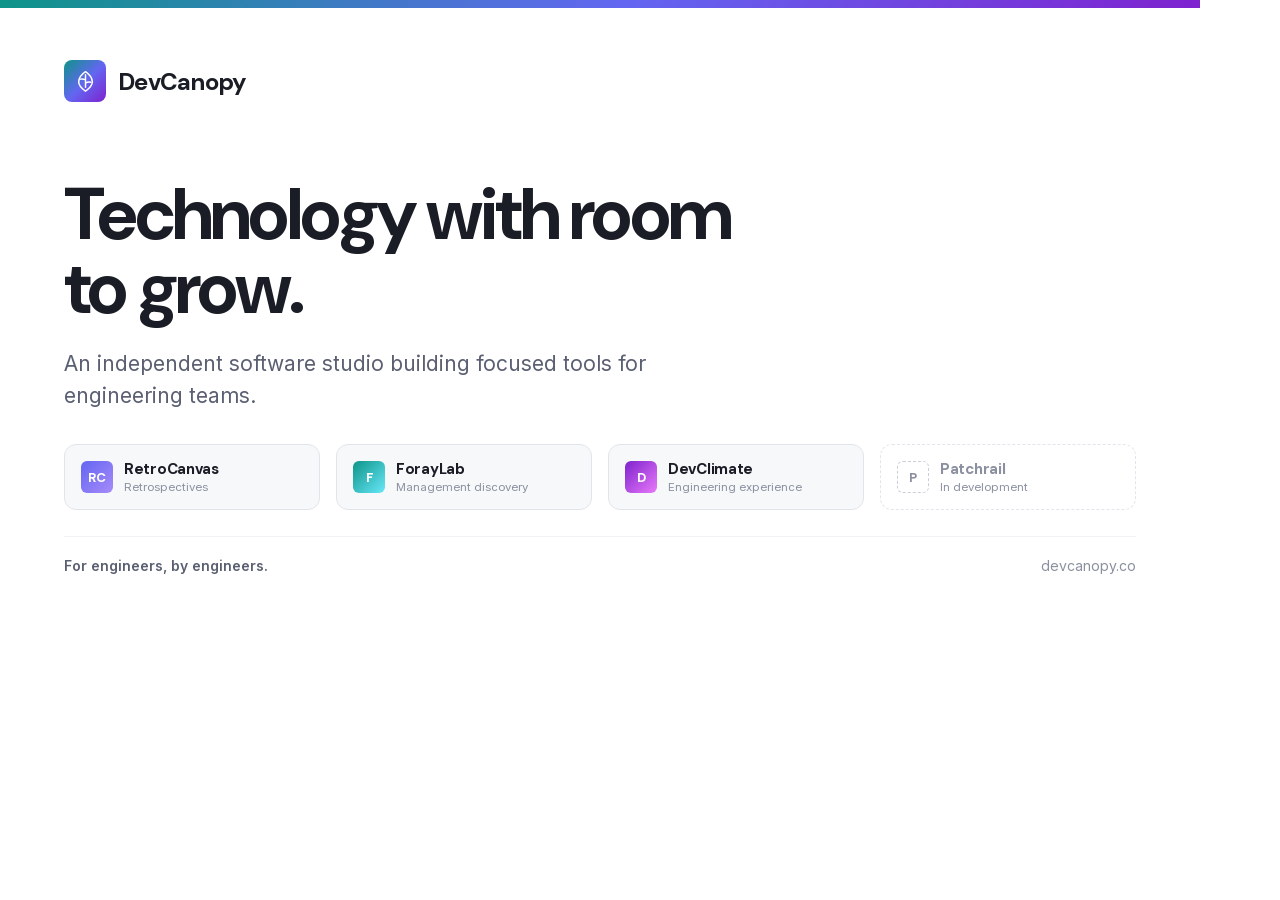
<file: assets/og-card.html>
<!doctype html>
<html lang="en">
  <head>
    <meta charset="UTF-8" />
    <meta name="robots" content="noindex" />
    <title>DevCanopy social card</title>
    <!--
      Source for /assets/devcanopy-og.png (1200×630). Rendered with:

        python3 -m http.server 8899          # from the repo root
        "…/Google Chrome" --headless --disable-gpu --hide-scrollbars \
          --force-device-scale-factor=1 --window-size=1200,630 \
          --screenshot=assets/devcanopy-og.png \
          http://localhost:8899/assets/og-card.html

      Fonts are declared here rather than pulled from /styles.css so the card
      picks up the two faces without also inheriting the site's page styles.
    -->
    <style>
      @font-face {
        font-family: 'DM Sans';
        font-style: normal;
        font-weight: 100 900;
        src: url('/fonts/dm-sans-latin.woff2') format('woff2');
      }
      @font-face {
        font-family: 'Inter';
        font-style: normal;
        font-weight: 100 900;
        src: url('/fonts/inter-latin.woff2') format('woff2');
      }

      :root {
        --bg: #f7f8fa;
        --surface: #ffffff;
        --ink: #1a1d26;
        --ink-2: #5a5f72;
        --ink-3: #8b90a0;
        --border: #e2e5eb;
        --border-subtle: #f0f2f5;
        --sweep: linear-gradient(135deg, #0d9488 0%, #6366f1 52%, #7e22ce 100%);
      }

      * { box-sizing: border-box; margin: 0; padding: 0; }

      html, body {
        width: 1200px;
        height: 630px;
        overflow: hidden;
      }

      body {
        position: relative;
        display: flex;
        flex-direction: column;
        padding: 60px 64px 56px;
        background: var(--surface);
        color: var(--ink);
        font-family: 'Inter', system-ui, sans-serif;
        -webkit-font-smoothing: antialiased;
      }

      /* The one piece of colour the studio takes: the family, in hue order. */
      .sweep {
        position: absolute;
        top: 0;
        left: 0;
        right: 0;
        height: 8px;
        background: var(--sweep);
      }

      .brand { display: flex; align-items: center; gap: 12px; }

      .brand-chip {
        display: flex;
        width: 42px;
        height: 42px;
        align-items: center;
        justify-content: center;
        border-radius: 8px;
        background: var(--sweep);
      }

      .brand-chip svg {
        width: 25px;
        height: 25px;
        fill: none;
        stroke: #fff;
        stroke-linecap: round;
        stroke-linejoin: round;
        stroke-width: 1.9;
      }

      .brand-word {
        font-family: 'DM Sans', system-ui, sans-serif;
        font-size: 24px;
        font-weight: 700;
        letter-spacing: -0.03em;
      }

      h1 {
        margin-top: 76px;
        font-family: 'DM Sans', system-ui, sans-serif;
        font-size: 72px;
        font-weight: 700;
        letter-spacing: -0.038em;
        line-height: 1.03;
      }

      .sub {
        margin-top: 22px;
        max-width: 46ch;
        color: var(--ink-2);
        font-size: 21px;
        line-height: 1.5;
      }

      /* The suite, previewed. Each tile is painted in the destination's own
         brand colour, the same promise the product cards make on the site. */
      .suite {
        display: grid;
        grid-template-columns: repeat(4, 1fr);
        gap: 16px;
        margin-top: auto;
      }

      .tile {
        display: flex;
        align-items: center;
        gap: 11px;
        padding: 15px 16px;
        border: 1px solid var(--border);
        border-radius: 12px;
        background: var(--bg);
      }

      .tile-chip {
        display: flex;
        width: 32px;
        height: 32px;
        flex-shrink: 0;
        align-items: center;
        justify-content: center;
        border-radius: 6px;
        color: #fff;
        font-family: 'DM Sans', system-ui, sans-serif;
        font-size: 13px;
        font-weight: 700;
      }

      .tile-text { display: flex; flex-direction: column; min-width: 0; }

      .tile-name {
        display: block;
        font-family: 'DM Sans', system-ui, sans-serif;
        font-size: 15px;
        font-weight: 700;
        letter-spacing: -0.02em;
        line-height: 1.2;
      }

      .tile-kind { display: block; margin-top: 2px; color: var(--ink-3); font-size: 11.5px; }

      .t-retro   .tile-chip { background: linear-gradient(135deg, #6366f1, #a78bfa); }
      .t-foray   .tile-chip { background: linear-gradient(135deg, #0d9488, #67e8f9); }
      .t-climate .tile-chip { background: linear-gradient(135deg, #7e22ce, #e879f9); }

      /* Patchrail has not shipped — outlined, not filled. */
      .t-patch { border-style: dashed; background: var(--surface); }
      .t-patch .tile-chip {
        background: var(--surface);
        border: 1.5px dashed #c9cdd6;
        color: var(--ink-3);
      }
      .t-patch .tile-name { color: var(--ink-3); }

      .foot {
        display: flex;
        align-items: center;
        justify-content: space-between;
        margin-top: 26px;
        padding-top: 20px;
        border-top: 1px solid var(--border-subtle);
        color: var(--ink-3);
        font-size: 14px;
      }

      .foot b { color: var(--ink-2); font-weight: 600; }
    </style>
  </head>
  <body>
    <div class="sweep"></div>

    <div class="brand">
      <span class="brand-chip">
        <svg viewBox="0 0 32 32" aria-hidden="true">
          <path d="M16 3.5c-4.6 3.1-8.7 7.7-8.7 13.2 0 4.7 3.8 8.2 8.7 11.8 4.9-3.6 8.7-7.1 8.7-11.8C24.7 11.2 20.6 6.6 16 3.5Z" />
          <path d="M16 7.5v16M16 14c-2.5-1.4-4.4-1.6-6.6-1M16 18c2.5-1.4 4.4-1.6 6.6-1" />
        </svg>
      </span>
      <span class="brand-word">DevCanopy</span>
    </div>

    <h1>Technology with room<br />to grow.</h1>
    <p class="sub">
      An independent software studio building focused tools for engineering teams.
    </p>

    <div class="suite">
      <div class="tile t-retro">
        <span class="tile-chip">RC</span>
        <span class="tile-text">
          <span class="tile-name">RetroCanvas</span>
          <span class="tile-kind">Retrospectives</span>
        </span>
      </div>
      <div class="tile t-foray">
        <span class="tile-chip">F</span>
        <span class="tile-text">
          <span class="tile-name">ForayLab</span>
          <span class="tile-kind">Management discovery</span>
        </span>
      </div>
      <div class="tile t-climate">
        <span class="tile-chip">D</span>
        <span class="tile-text">
          <span class="tile-name">DevClimate</span>
          <span class="tile-kind">Engineering experience</span>
        </span>
      </div>
      <div class="tile t-patch">
        <span class="tile-chip">P</span>
        <span class="tile-text">
          <span class="tile-name">Patchrail</span>
          <span class="tile-kind">In development</span>
        </span>
      </div>
    </div>

    <div class="foot">
      <span><b>For engineers, by engineers.</b></span>
      <span>devcanopy.co</span>
    </div>
  </body>
</html>
</file>
<file: styles.css>
/* ============================================================
   DevCanopy — the studio site.

   DevCanopy is the parent of four products that already share one
   design system (retro-canvas, ForayLab, DevClimate, Patchrail).
   Until now this site did not: it was dark, serif, and lime, so
   clicking a product link was a hard cut to a different company.

   Every token below is copied verbatim from the suite's app tokens
   (`retro-canvas/frontend/src/index.css`,
    `ForayLab/client/src/index.css`,
    `devclimate/src/client/index.css`) — same surfaces, same ink,
   same 4px spacing scale, same radii, same shadow language, same
   DM Sans / Inter pairing, same transition timings. If a value here
   ever disagrees with those files, those files are right.

   What is specific to DevCanopy: it takes no fourth brand hue.
   The parent is ink, and the family's three hues are its accent —
   see the --brand-* block. Each product card renders in its own
   destination's brand colour, so the click through is continuous.
   ============================================================ */

/* ── Self-hosted fonts ──
   The same .woff2 files the apps serve, copied into /fonts/. Loading
   them from Google's CDN instead would leak visitor IPs (the reason
   the apps self-host) and would risk a different rendering of the
   same typeface on the two sides of a click. */

/* DM Sans — italic */
@font-face {
  font-family: 'DM Sans';
  font-style: italic;
  font-weight: 100 900;
  font-display: swap;
  src: url('/fonts/dm-sans-italic-latin-ext.woff2') format('woff2');
  unicode-range: U+0100-02BA, U+02BD-02C5, U+02C7-02CC, U+02CE-02D7, U+02DD-02FF, U+0304, U+0308, U+0329, U+1D00-1DBF, U+1E00-1E9F, U+1EF2-1EFF, U+2020, U+20A0-20AB, U+20AD-20C0, U+2113, U+2C60-2C7F, U+A720-A7FF;
}
@font-face {
  font-family: 'DM Sans';
  font-style: italic;
  font-weight: 100 900;
  font-display: swap;
  src: url('/fonts/dm-sans-italic-latin.woff2') format('woff2');
  unicode-range: U+0000-00FF, U+0131, U+0152-0153, U+02BB-02BC, U+02C6, U+02DA, U+02DC, U+0304, U+0308, U+0329, U+2000-206F, U+20AC, U+2122, U+2191, U+2193, U+2212, U+2215, U+FEFF, U+FFFD;
}

/* DM Sans — normal */
@font-face {
  font-family: 'DM Sans';
  font-style: normal;
  font-weight: 100 900;
  font-display: swap;
  src: url('/fonts/dm-sans-latin-ext.woff2') format('woff2');
  unicode-range: U+0100-02BA, U+02BD-02C5, U+02C7-02CC, U+02CE-02D7, U+02DD-02FF, U+0304, U+0308, U+0329, U+1D00-1DBF, U+1E00-1E9F, U+1EF2-1EFF, U+2020, U+20A0-20AB, U+20AD-20C0, U+2113, U+2C60-2C7F, U+A720-A7FF;
}
@font-face {
  font-family: 'DM Sans';
  font-style: normal;
  font-weight: 100 900;
  font-display: swap;
  src: url('/fonts/dm-sans-latin.woff2') format('woff2');
  unicode-range: U+0000-00FF, U+0131, U+0152-0153, U+02BB-02BC, U+02C6, U+02DA, U+02DC, U+0304, U+0308, U+0329, U+2000-206F, U+20AC, U+2122, U+2191, U+2193, U+2212, U+2215, U+FEFF, U+FFFD;
}

/* Inter — normal */
@font-face {
  font-family: 'Inter';
  font-style: normal;
  font-weight: 100 900;
  font-display: swap;
  src: url('/fonts/inter-cyrillic-ext.woff2') format('woff2');
  unicode-range: U+0460-052F, U+1C80-1C8A, U+20B4, U+2DE0-2DFF, U+A640-A69F, U+FE2E-FE2F;
}
@font-face {
  font-family: 'Inter';
  font-style: normal;
  font-weight: 100 900;
  font-display: swap;
  src: url('/fonts/inter-cyrillic.woff2') format('woff2');
  unicode-range: U+0301, U+0400-045F, U+0490-0491, U+04B0-04B1, U+2116;
}
@font-face {
  font-family: 'Inter';
  font-style: normal;
  font-weight: 100 900;
  font-display: swap;
  src: url('/fonts/inter-greek-ext.woff2') format('woff2');
  unicode-range: U+1F00-1FFF;
}
@font-face {
  font-family: 'Inter';
  font-style: normal;
  font-weight: 100 900;
  font-display: swap;
  src: url('/fonts/inter-greek.woff2') format('woff2');
  unicode-range: U+0370-0377, U+037A-037F, U+0384-038A, U+038C, U+038E-03A1, U+03A3-03FF;
}
@font-face {
  font-family: 'Inter';
  font-style: normal;
  font-weight: 100 900;
  font-display: swap;
  src: url('/fonts/inter-vietnamese.woff2') format('woff2');
  unicode-range: U+0102-0103, U+0110-0111, U+0128-0129, U+0168-0169, U+01A0-01A1, U+01AF-01B0, U+0300-0301, U+0303-0304, U+0308-0309, U+0323, U+0329, U+1EA0-1EF9, U+20AB;
}
@font-face {
  font-family: 'Inter';
  font-style: normal;
  font-weight: 100 900;
  font-display: swap;
  src: url('/fonts/inter-latin-ext.woff2') format('woff2');
  unicode-range: U+0100-02BA, U+02BD-02C5, U+02C7-02CC, U+02CE-02D7, U+02DD-02FF, U+0304, U+0308, U+0329, U+1D00-1DBF, U+1E00-1E9F, U+1EF2-1EFF, U+2020, U+20A0-20AB, U+20AD-20C0, U+2113, U+2C60-2C7F, U+A720-A7FF;
}
@font-face {
  font-family: 'Inter';
  font-style: normal;
  font-weight: 100 900;
  font-display: swap;
  src: url('/fonts/inter-latin.woff2') format('woff2');
  unicode-range: U+0000-00FF, U+0131, U+0152-0153, U+02BB-02BC, U+02C6, U+02DA, U+02DC, U+0304, U+0308, U+0329, U+2000-206F, U+20AC, U+2122, U+2191, U+2193, U+2212, U+2215, U+FEFF, U+FFFD;
}

:root {
  /* ── Surfaces & ink — identical across the suite ── */
  --color-bg: #f7f8fa;
  --color-surface: #ffffff;
  --color-surface-raised: #ffffff;
  --color-surface-sunken: #f0f2f5;

  --color-text-primary: #1a1d26;
  --color-text-secondary: #5a5f72;
  --color-text-tertiary: #8b90a0;
  --color-text-inverse: #ffffff;

  --color-border: #e2e5eb;
  --color-border-subtle: #f0f2f5;

  /* ── DevCanopy's brand ──
     The parent deliberately takes no fourth hue. A studio that
     introduced its own colour would make four competing brands;
     using the suite's ink makes it the ground the other three grow
     out of. Its accent is the family itself — see --canopy-sweep. */
  --color-brand: #1a1d26;
  --color-brand-hover: #2c3242;
  --color-brand-subtle: #f0f2f5;
  --color-brand-ring: rgba(26, 29, 38, 0.2);

  /* ── The family's hues ──
     Each is the real --color-brand from that product's own token
     file, not an approximation. A product card painted in these
     lands the visitor on a page painted the same way. */
  --brand-retro: #6366f1;         /* retro-canvas indigo-500  */
  --brand-retro-hover: #4f46e5;
  --brand-retro-subtle: #eef2ff;
  --brand-retro-chip: linear-gradient(135deg, #6366f1, #a78bfa);

  --brand-foray: #0d9488;         /* ForayLab teal-600        */
  --brand-foray-hover: #0f766e;
  --brand-foray-subtle: #f0fdfa;
  --brand-foray-chip: linear-gradient(135deg, #0d9488, #67e8f9);

  --brand-climate: #7e22ce;       /* DevClimate purple-700    */
  --brand-climate-hover: #6b21a8;
  --brand-climate-subtle: #faf5ff;
  --brand-climate-chip: linear-gradient(135deg, #7e22ce, #e879f9);

  --brand-patchrail: #5a5f72;     /* unshipped — ink, not a hue */
  --brand-patchrail-hover: #1a1d26;
  --brand-patchrail-subtle: #f0f2f5;
  --brand-patchrail-chip: linear-gradient(135deg, #5a5f72, #8b90a0);

  /* The three shipped hues in hue order (teal → indigo → purple).
     This is DevCanopy's one piece of colour: the parent mark, and
     the rule under the section headings. */
  --canopy-sweep: linear-gradient(135deg, #0d9488 0%, #6366f1 52%, #7e22ce 100%);

  /* ── Typography — identical across the suite ── */
  --font-display: 'DM Sans', system-ui, sans-serif;
  --font-sans: 'Inter', system-ui, sans-serif;

  /* ── Spacing — the suite's 4px scale ── */
  --space-1: 4px;
  --space-2: 8px;
  --space-3: 12px;
  --space-4: 16px;
  --space-5: 20px;
  --space-6: 24px;
  --space-8: 32px;
  --space-10: 40px;
  --space-12: 48px;
  --space-16: 64px;

  /* ── Radius — identical across the suite ── */
  --radius-sm: 6px;
  --radius-md: 10px;
  --radius-lg: 14px;
  --radius-xl: 20px;

  /* ── Shadows — identical across the suite ── */
  --shadow-sm: 0 1px 2px rgba(0, 0, 0, 0.04), 0 1px 3px rgba(0, 0, 0, 0.06);
  --shadow-md: 0 2px 4px rgba(0, 0, 0, 0.04), 0 4px 12px rgba(0, 0, 0, 0.06);
  --shadow-lg: 0 4px 8px rgba(0, 0, 0, 0.04), 0 8px 24px rgba(0, 0, 0, 0.08);
  --shadow-xl: 0 8px 16px rgba(0, 0, 0, 0.06), 0 20px 48px rgba(0, 0, 0, 0.1);
  --shadow-ring: 0 0 0 3px var(--color-brand-ring);

  /* ── Transitions — identical across the suite ── */
  --transition-fast: 120ms ease-out;
  --transition-base: 200ms ease-out;
  --transition-slow: 320ms ease-out;

  /* The apps centre their marketing chrome on max-w-6xl (1152px). */
  --shell: 1152px;
}

*,
*::before,
*::after { box-sizing: border-box; }

html {
  scroll-behavior: smooth;
  -webkit-font-smoothing: antialiased;
  -moz-osx-font-smoothing: grayscale;
}

body {
  margin: 0;
  background: var(--color-bg);
  color: var(--color-text-primary);
  font-family: var(--font-sans);
  font-size: 16px;
  line-height: 1.5;
}

h1, h2, h3, h4 {
  margin: 0;
  font-family: var(--font-display);
  font-weight: 700;
  letter-spacing: -0.02em;
  color: var(--color-text-primary);
}

p { margin: 0; }
a { color: inherit; }
img, svg { display: block; max-width: 100%; }

:focus-visible {
  outline: 2px solid var(--color-brand);
  outline-offset: 2px;
  border-radius: var(--radius-sm);
}

.skip-link {
  position: fixed;
  top: -4rem;
  left: var(--space-4);
  z-index: 100;
  padding: var(--space-3) var(--space-4);
  border-radius: var(--radius-sm);
  background: var(--color-brand);
  color: var(--color-text-inverse);
  font-size: 0.875rem;
  font-weight: 600;
  text-decoration: none;
  transition: top var(--transition-fast);
}

.skip-link:focus { top: var(--space-4); }

.shell {
  width: 100%;
  max-width: var(--shell);
  margin: 0 auto;
  padding-left: var(--space-6);
  padding-right: var(--space-6);
}

/* ============================================================
   Logo — the suite's logo grammar

   Every app in the family renders the same object: a rounded-sm
   chip carrying a two-stop gradient off its own brand, then the
   product name in DM Sans bold tracking-tight. DevCanopy uses the
   identical construction so the mark in the top-left corner does
   not change shape when you click through; only the fill does.

   The parent's fill is the whole family (teal → indigo → purple),
   and it keeps the leaf glyph the old site established rather than
   a letter, because the studio is the one mark in the set that has
   to stand for more than one word.
   ============================================================ */
.logo {
  display: inline-flex;
  align-items: center;
  gap: 10px;
  text-decoration: none;
  border-radius: var(--radius-sm);
}

.logo-chip {
  display: flex;
  flex-shrink: 0;
  align-items: center;
  justify-content: center;
  width: 32px;
  height: 32px;
  border-radius: var(--radius-sm);
  background: var(--canopy-sweep);
  box-shadow: var(--shadow-sm);
}

.logo-chip svg {
  width: 19px;
  height: 19px;
  fill: none;
  stroke: #fff;
  stroke-linecap: round;
  stroke-linejoin: round;
  stroke-width: 1.9;
}

.logo-word {
  font-family: var(--font-display);
  font-size: 17px;
  font-weight: 700;
  letter-spacing: -0.02em;
  color: var(--color-text-primary);
}

.logo-lg .logo-chip { width: 36px; height: 36px; }
.logo-lg .logo-chip svg { width: 21px; height: 21px; }
.logo-lg .logo-word { font-size: 19px; }

/* ============================================================
   Header — matches DevClimate's MarketingHeader exactly:
   sticky, bottom hairline, translucent surface + backdrop blur.
   ============================================================ */
.site-header {
  position: sticky;
  top: 0;
  z-index: 20;
  border-bottom: 1px solid var(--color-border);
  background: rgba(255, 255, 255, 0.9);
  backdrop-filter: blur(8px);
  -webkit-backdrop-filter: blur(8px);
}

.site-header .shell {
  display: flex;
  align-items: center;
  justify-content: space-between;
  gap: var(--space-4);
  padding-top: 14px;
  padding-bottom: 14px;
}

.site-nav {
  display: flex;
  align-items: center;
  gap: 6px;
}

.nav-link {
  padding: var(--space-2) var(--space-3);
  border-radius: var(--radius-sm);
  color: var(--color-text-secondary);
  font-size: 0.875rem;
  font-weight: 500;
  text-decoration: none;
  transition: color var(--transition-fast), background var(--transition-fast);
}

.nav-link:hover {
  background: var(--color-surface-sunken);
  color: var(--color-text-primary);
}

.nav-link[aria-current='page'] { color: var(--color-text-primary); }

/* ============================================================
   Buttons — the suite's button spec: radius-sm, 600 weight,
   shadow-sm on the filled one, colour-only transition.
   ============================================================ */
.btn {
  display: inline-flex;
  align-items: center;
  gap: var(--space-2);
  padding: 10px var(--space-5);
  border: 1px solid transparent;
  border-radius: var(--radius-sm);
  font-family: var(--font-sans);
  font-size: 0.875rem;
  font-weight: 600;
  text-decoration: none;
  cursor: pointer;
  transition: background var(--transition-fast), color var(--transition-fast), border-color var(--transition-fast);
}

.btn-primary {
  background: var(--color-brand);
  color: var(--color-text-inverse);
  box-shadow: var(--shadow-sm);
}

.btn-primary:hover { background: var(--color-brand-hover); }

.btn-secondary {
  border-color: var(--color-border);
  background: var(--color-surface-sunken);
  color: var(--color-text-primary);
}

.btn-secondary:hover { background: var(--color-border-subtle); }

.btn-sm { padding: var(--space-2) var(--space-4); }

/* ── Pill badge — ForayLab's "Part of the DevCanopy suite" chip
      and DevClimate's hero eyebrow are the same object. ── */
.pill {
  display: inline-flex;
  align-items: center;
  gap: var(--space-2);
  padding: 5px 11px;
  border: 1px solid var(--color-border);
  border-radius: 999px;
  background: var(--color-surface);
  color: var(--color-text-secondary);
  font-size: 0.75rem;
  font-weight: 500;
}

.pill-dots {
  display: inline-flex;
  gap: 3px;
}

.pill-dots i {
  width: 6px;
  height: 6px;
  border-radius: 50%;
}

/* ============================================================
   Sections
   ============================================================ */
.section { padding-top: var(--space-16); padding-bottom: var(--space-16); }
.section-surface { background: var(--color-surface); border-bottom: 1px solid var(--color-border); }
.section-bg { background: var(--color-bg); border-bottom: 1px solid var(--color-border); }

.section-head { max-width: 620px; margin-bottom: var(--space-10); }

.section-rule {
  width: 44px;
  height: 3px;
  margin-bottom: var(--space-5);
  border-radius: 999px;
  background: var(--canopy-sweep);
}

.eyebrow {
  margin-bottom: var(--space-3);
  color: var(--color-text-tertiary);
  font-size: 0.75rem;
  font-weight: 600;
  letter-spacing: 0.06em;
  text-transform: uppercase;
}

.section-head h2 {
  font-size: clamp(1.75rem, 3.4vw, 2.25rem);
  line-height: 1.15;
}

.section-head p {
  margin-top: var(--space-4);
  color: var(--color-text-secondary);
  font-size: 1.0625rem;
  line-height: 1.65;
}

/* ============================================================
   Hero — DevClimate's two-column marketing hero, same proportions.
   ============================================================ */
.hero { background: var(--color-surface); border-bottom: 1px solid var(--color-border); }

.hero .shell {
  display: grid;
  align-items: center;
  gap: var(--space-12);
  padding-top: var(--space-16);
  padding-bottom: var(--space-16);
}

.hero h1 br { display: none; }

.hero h1 {
  margin-top: var(--space-5);
  font-size: clamp(2.25rem, 5.2vw, 3.25rem);
  line-height: 1.08;
  letter-spacing: -0.03em;
}

.hero-sub {
  max-width: 34rem;
  margin-top: var(--space-5);
  color: var(--color-text-secondary);
  font-size: 1.0625rem;
  line-height: 1.65;
}

.hero-actions {
  display: flex;
  flex-wrap: wrap;
  gap: var(--space-3);
  margin-top: var(--space-8);
}

.hero-stats {
  display: grid;
  grid-template-columns: repeat(2, minmax(0, 1fr));
  gap: var(--space-6);
  max-width: 22rem;
  margin-top: var(--space-10);
  padding-top: var(--space-6);
  border-top: 1px solid var(--color-border-subtle);
}

.hero-stats dt {
  color: var(--color-text-tertiary);
  font-size: 0.75rem;
  font-weight: 500;
}

.hero-stats dd {
  margin: 2px 0 0;
  font-family: var(--font-display);
  font-size: 1.5rem;
  font-weight: 700;
  letter-spacing: -0.02em;
}

/* ── Hero figure: the canopy ──
   A studio whose whole pitch is "four products, one system" should
   show the structure rather than assert it. Each leaf is painted in
   its destination's real brand colour, so the diagram doubles as a
   colour key for the cards further down the page. */
.canopy {
  width: 100%;
  max-width: 460px;
  margin-inline: auto;
  border: 1px solid var(--color-border);
  border-radius: var(--radius-xl);
  background: var(--color-bg);
  box-shadow: var(--shadow-lg);
  padding: var(--space-6);
}

.canopy svg { width: 100%; height: auto; }

.canopy-caption {
  margin-top: var(--space-4);
  padding-top: var(--space-4);
  border-top: 1px solid var(--color-border);
  color: var(--color-text-tertiary);
  font-size: 0.75rem;
  line-height: 1.6;
}

/* ============================================================
   Product cards

   The one component doing the real work of this redesign. Each card
   is painted in the brand of the site it links to — chip gradient,
   accent rule, link colour, hover ring — so the moment of clicking
   through is a continuation rather than a cut.
   ============================================================ */
.product-grid {
  display: grid;
  grid-template-columns: repeat(2, minmax(0, 1fr));
  gap: var(--space-5);
}

.product-card {
  position: relative;
  display: flex;
  flex-direction: column;
  overflow: hidden;
  padding: var(--space-6);
  border: 1px solid var(--color-border);
  border-radius: var(--radius-lg);
  background: var(--color-surface);
  box-shadow: var(--shadow-sm);
  transition: box-shadow var(--transition-base), transform var(--transition-base), border-color var(--transition-base);
}

/* The accent rule reads as the card's "root" — it is the product's
   own brand colour, at full strength, and the only saturated pixel
   on the card until you hover it. */
.product-card::before {
  position: absolute;
  top: 0;
  left: 0;
  right: 0;
  height: 3px;
  content: '';
  background: var(--card-accent, var(--color-border));
}

.product-card:hover {
  transform: translateY(-2px);
  border-color: var(--card-brand, var(--color-border));
  box-shadow: var(--shadow-md);
}

.product-card-head {
  display: flex;
  align-items: center;
  justify-content: space-between;
  gap: var(--space-4);
  margin-bottom: var(--space-5);
}

.product-mark {
  display: inline-flex;
  align-items: center;
  gap: 10px;
}

/* Same 32px rounded-sm chip the destination renders in its own
   header — same gradient, same letterform, same weight. */
.product-chip {
  display: flex;
  flex-shrink: 0;
  align-items: center;
  justify-content: center;
  width: 32px;
  height: 32px;
  border-radius: var(--radius-sm);
  background: var(--card-accent, var(--color-text-tertiary));
  color: var(--color-text-inverse);
  font-family: var(--font-display);
  font-size: 13px;
  font-weight: 700;
  letter-spacing: 0.02em;
}

.product-name {
  font-family: var(--font-display);
  font-size: 17px;
  font-weight: 700;
  letter-spacing: -0.02em;
}

.product-tag {
  padding: 3px 9px;
  border-radius: 999px;
  background: var(--card-subtle, var(--color-surface-sunken));
  color: var(--card-brand, var(--color-text-secondary));
  font-size: 0.6875rem;
  font-weight: 600;
  white-space: nowrap;
}

.product-card h3 {
  font-size: 1.0625rem;
  line-height: 1.4;
}

.product-card > p {
  margin-top: var(--space-3);
  color: var(--color-text-secondary);
  font-size: 0.9375rem;
  line-height: 1.65;
}

.product-meta {
  display: flex;
  flex-wrap: wrap;
  gap: var(--space-2);
  margin-top: var(--space-5);
}

.product-meta span {
  padding: 4px 10px;
  border: 1px solid var(--color-border);
  border-radius: var(--radius-sm);
  background: var(--color-bg);
  color: var(--color-text-secondary);
  font-size: 0.75rem;
  font-weight: 500;
}

.product-foot {
  display: flex;
  align-items: center;
  justify-content: space-between;
  gap: var(--space-4);
  margin-top: var(--space-6);
  padding-top: var(--space-5);
  border-top: 1px solid var(--color-border-subtle);
}

.product-link {
  display: inline-flex;
  align-items: center;
  gap: 6px;
  color: var(--card-brand, var(--color-text-primary));
  font-size: 0.875rem;
  font-weight: 600;
  text-decoration: none;
  transition: color var(--transition-fast);
}

.product-link:hover { color: var(--card-brand-hover, var(--color-text-primary)); }
.product-link .arrow { transition: transform var(--transition-fast); }
.product-link:hover .arrow { transform: translate(1px, -1px); }

.product-host {
  color: var(--color-text-tertiary);
  font-size: 0.75rem;
}

/* Per-product paint. These four blocks are the whole cohesion
   mechanism; everything else on the card is shared chrome. */
.card-retro {
  --card-brand: var(--brand-retro);
  --card-brand-hover: var(--brand-retro-hover);
  --card-subtle: var(--brand-retro-subtle);
  --card-accent: var(--brand-retro-chip);
}

.card-foray {
  --card-brand: var(--brand-foray);
  --card-brand-hover: var(--brand-foray-hover);
  --card-subtle: var(--brand-foray-subtle);
  --card-accent: var(--brand-foray-chip);
}

.card-climate {
  --card-brand: var(--brand-climate);
  --card-brand-hover: var(--brand-climate-hover);
  --card-subtle: var(--brand-climate-subtle);
  --card-accent: var(--brand-climate-chip);
}

.card-patchrail {
  --card-brand: var(--brand-patchrail);
  --card-brand-hover: var(--brand-patchrail-hover);
  --card-subtle: var(--brand-patchrail-subtle);
  --card-accent: var(--brand-patchrail-chip);
}

/* An unshipped product should look unshipped. */
.card-patchrail { background: var(--color-bg); box-shadow: none; }
.card-patchrail:hover { transform: none; box-shadow: var(--shadow-sm); }

/* ============================================================
   Value cards — the "why it fits together" section.

   Plain bordered cards on the shared surface. They used to carry live
   specimens of the design system (type, swatches, radii); that made the
   system the subject, when the thing worth saying is what it buys the
   person using the products.
   ============================================================ */
.value-grid {
  display: grid;
  grid-template-columns: repeat(3, minmax(0, 1fr));
  gap: var(--space-5);
}

.value-card {
  padding: var(--space-6);
  border: 1px solid var(--color-border);
  border-radius: var(--radius-lg);
  background: var(--color-surface);
  box-shadow: var(--shadow-sm);
}

.value-card h3 {
  margin-bottom: var(--space-3);
  font-size: 1rem;
}

.value-card p {
  color: var(--color-text-secondary);
  font-size: 0.9375rem;
  line-height: 1.65;
}

/* ============================================================
   Principles
   ============================================================ */
.principle-grid {
  display: grid;
  grid-template-columns: repeat(3, minmax(0, 1fr));
  gap: var(--space-5);
}

.principle {
  padding: var(--space-6);
  border: 1px solid var(--color-border);
  border-radius: var(--radius-lg);
  background: var(--color-surface);
  box-shadow: var(--shadow-sm);
}

.principle-num {
  display: flex;
  align-items: center;
  justify-content: center;
  width: 28px;
  height: 28px;
  margin-bottom: var(--space-4);
  border-radius: var(--radius-sm);
  background: var(--color-surface-sunken);
  color: var(--color-text-secondary);
  font-family: var(--font-display);
  font-size: 0.75rem;
  font-weight: 700;
}

.principle h3 { margin-bottom: var(--space-2); font-size: 1rem; }
.principle p { color: var(--color-text-secondary); font-size: 0.9375rem; line-height: 1.65; }

/* ── Prose (about page) ── */
.prose { max-width: 42rem; }
.prose p { color: var(--color-text-secondary); font-size: 1.0625rem; line-height: 1.7; }
.prose p + p { margin-top: var(--space-5); }
.prose strong { color: var(--color-text-primary); font-weight: 600; }

/* ── Closing call to action ── */
.cta { text-align: center; }
.cta h2 { font-size: clamp(1.75rem, 3.4vw, 2.25rem); line-height: 1.15; }
.cta p { max-width: 34rem; margin: var(--space-4) auto 0; color: var(--color-text-secondary); font-size: 1.0625rem; line-height: 1.65; }
.cta .hero-actions { justify-content: center; }
.cta .section-rule { margin-inline: auto; }

/* ============================================================
   Footer — the suite's marketing footer, same grid and same
   two-tier structure (link columns, then a hairline copyright bar).
   ============================================================ */
.site-footer { border-top: 1px solid var(--color-border); background: var(--color-surface); }

.footer-grid {
  display: grid;
  grid-template-columns: 2fr 1fr 1fr;
  gap: var(--space-10);
  padding-top: var(--space-12);
  padding-bottom: var(--space-12);
}

.footer-blurb {
  max-width: 24rem;
  margin-top: var(--space-3);
  color: var(--color-text-secondary);
  font-size: 0.875rem;
  line-height: 1.65;
}

.footer-col { display: flex; flex-direction: column; gap: 10px; }

.footer-col h4 {
  font-size: 0.8125rem;
  font-weight: 700;
  letter-spacing: -0.01em;
}

.footer-col a {
  color: var(--color-text-secondary);
  font-size: 0.875rem;
  text-decoration: none;
  transition: color var(--transition-fast);
}

.footer-col a:hover { color: var(--color-text-primary); }

/* A product link in the footer previews its destination on hover,
   the same promise the cards make. */
.footer-col a.to-retro:hover { color: var(--brand-retro); }
.footer-col a.to-foray:hover { color: var(--brand-foray); }
.footer-col a.to-climate:hover { color: var(--brand-climate); }

.footer-bar { border-top: 1px solid var(--color-border-subtle); }

.footer-bar .shell {
  display: flex;
  flex-wrap: wrap;
  align-items: center;
  justify-content: space-between;
  gap: var(--space-3);
  padding-top: var(--space-5);
  padding-bottom: var(--space-5);
  color: var(--color-text-tertiary);
  font-size: 0.8125rem;
}

.footer-bar a { color: inherit; text-decoration: none; transition: color var(--transition-fast); }
.footer-bar a:hover { color: var(--color-text-primary); }

/* ============================================================
   404
   ============================================================ */
.notfound { display: grid; place-items: center; min-height: 62vh; text-align: center; }
.notfound .code {
  font-family: var(--font-display);
  font-size: 0.8125rem;
  font-weight: 700;
  letter-spacing: 0.08em;
  color: var(--color-text-tertiary);
  text-transform: uppercase;
}
.notfound h1 { margin-top: var(--space-4); font-size: clamp(1.75rem, 4vw, 2.5rem); }
.notfound p { margin-top: var(--space-4); color: var(--color-text-secondary); font-size: 1.0625rem; }

/* ============================================================
   Responsive
   ============================================================ */
@media (min-width: 900px) {
  .hero h1 br { display: inline; }

  .hero .shell {
    grid-template-columns: minmax(0, 1fr) minmax(0, 0.92fr);
    padding-top: 88px;
    padding-bottom: 88px;
  }
}

@media (max-width: 899px) {
  .canopy { max-width: 420px; }
}

@media (max-width: 780px) {
  .product-grid,
  .value-grid,
  .principle-grid { grid-template-columns: minmax(0, 1fr); }

  .footer-grid { grid-template-columns: 1fr 1fr; gap: var(--space-8); }
  .footer-brand { grid-column: 1 / -1; }
}

@media (max-width: 560px) {
  .shell { padding-left: var(--space-5); padding-right: var(--space-5); }
  .section { padding-top: var(--space-12); padding-bottom: var(--space-12); }
  .hero .shell { padding-top: var(--space-12); padding-bottom: var(--space-12); }
  .nav-desktop { display: none; }
  .hero-stats { grid-template-columns: 1fr; gap: var(--space-4); }
  .hero-actions .btn { justify-content: center; }
  .product-card-head { flex-wrap: wrap; }
  .product-foot { flex-direction: column; align-items: flex-start; gap: var(--space-2); }
}

@media (prefers-reduced-motion: reduce) {
  html { scroll-behavior: auto; }
  *, *::before, *::after {
    transition-duration: 0.01ms !important;
    animation-duration: 0.01ms !important;
    animation-iteration-count: 1 !important;
  }
}
</file>
